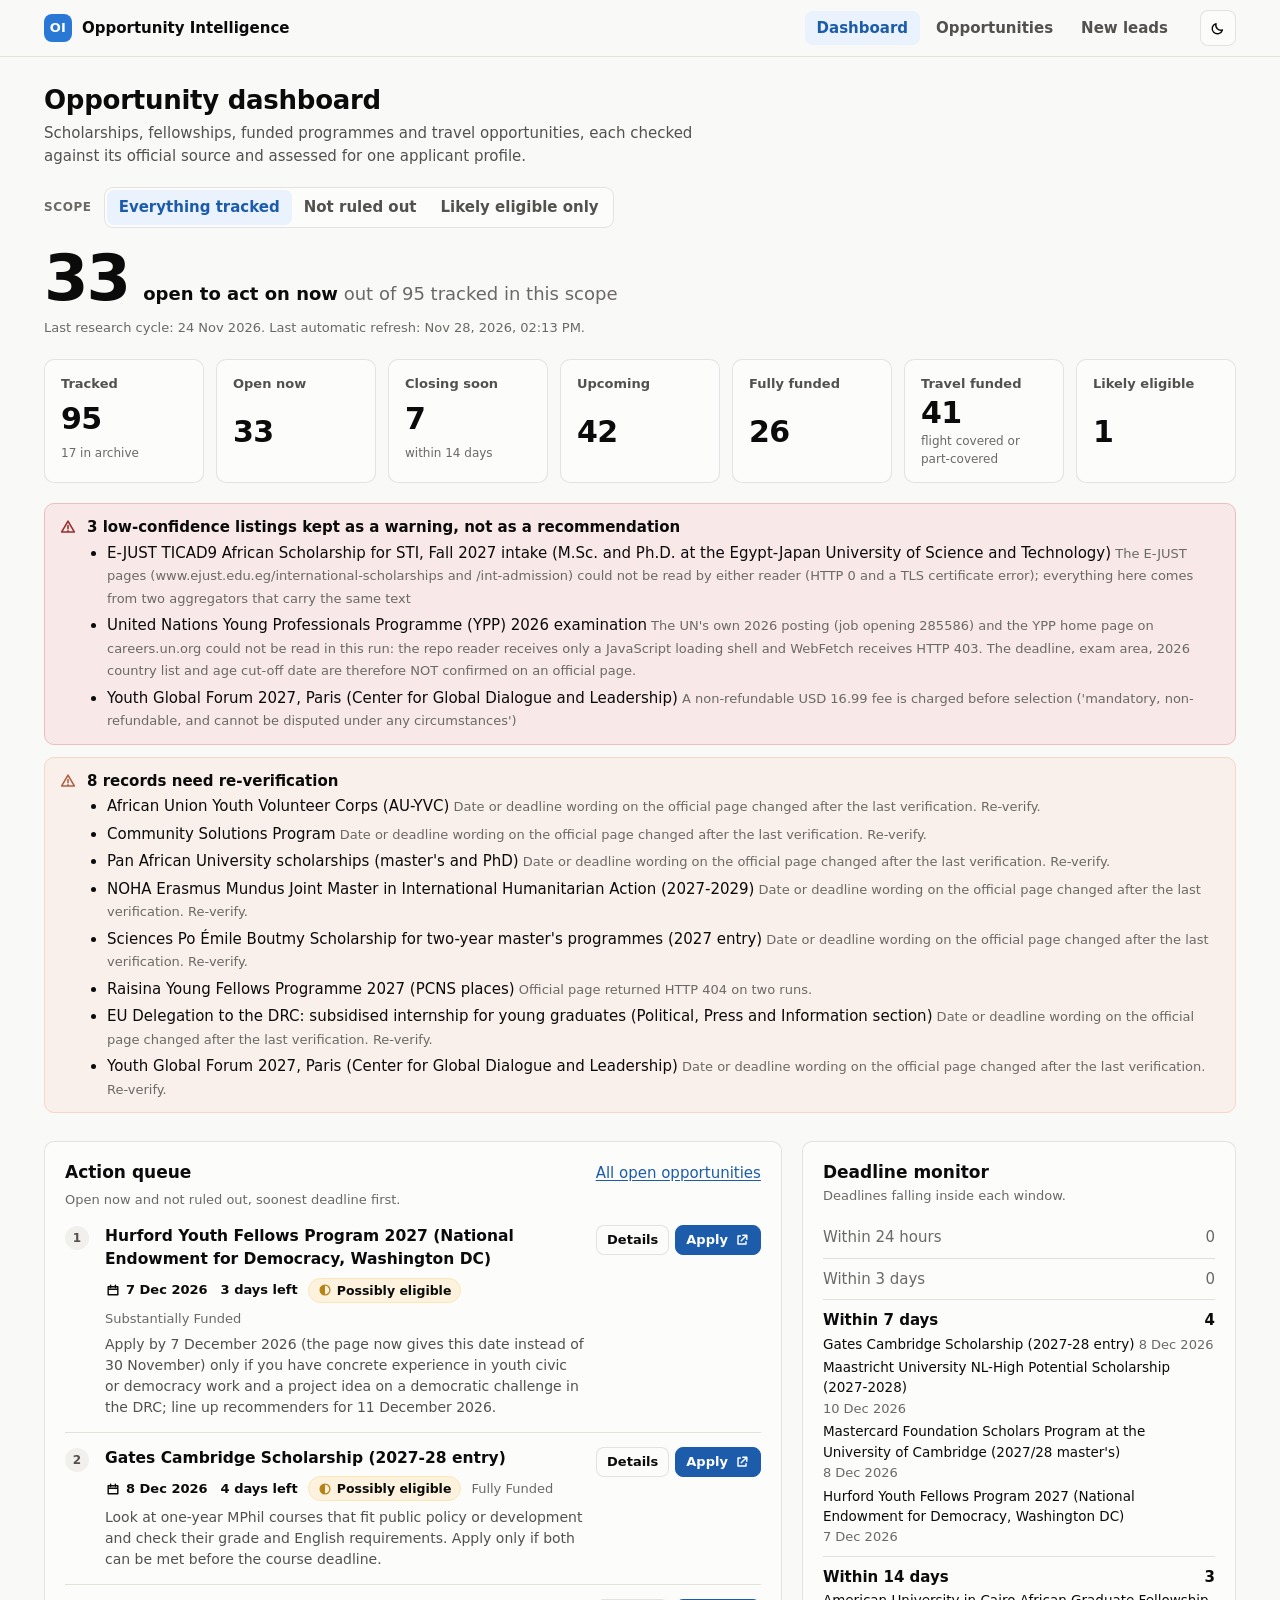
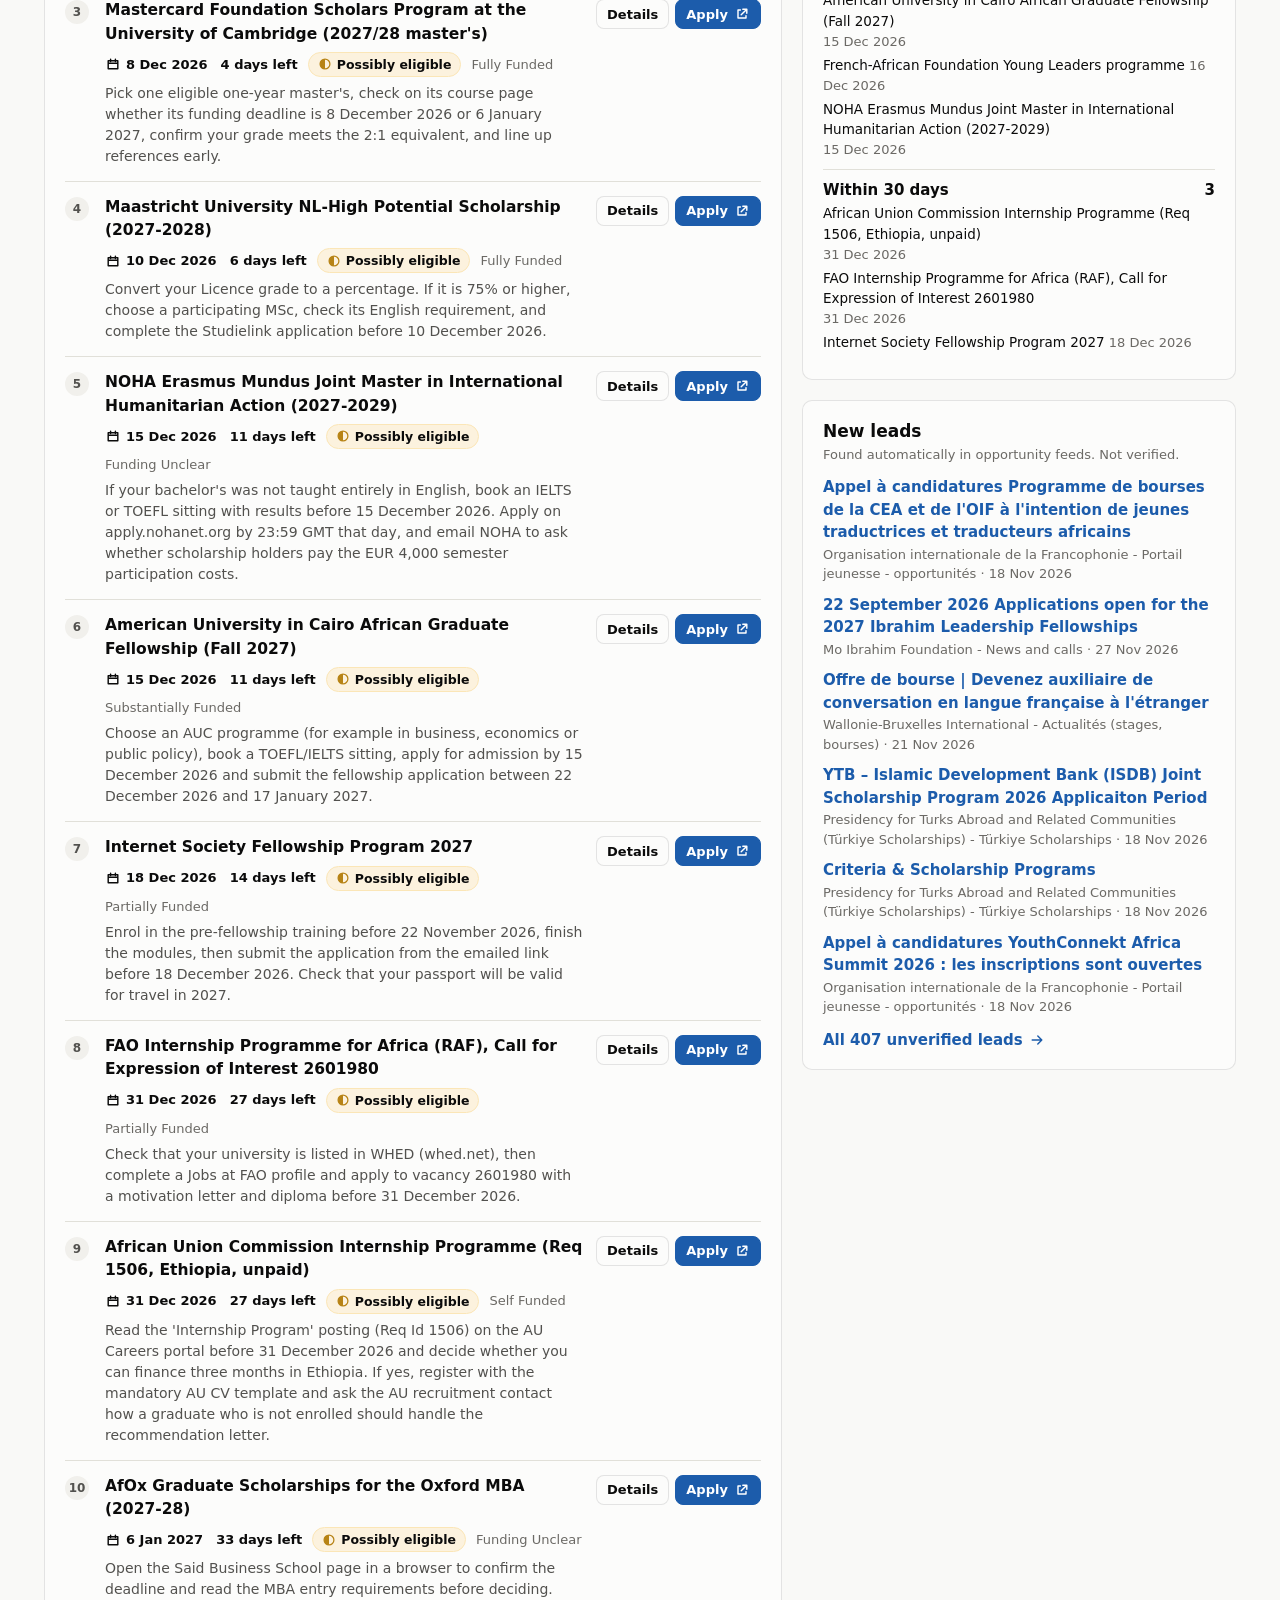
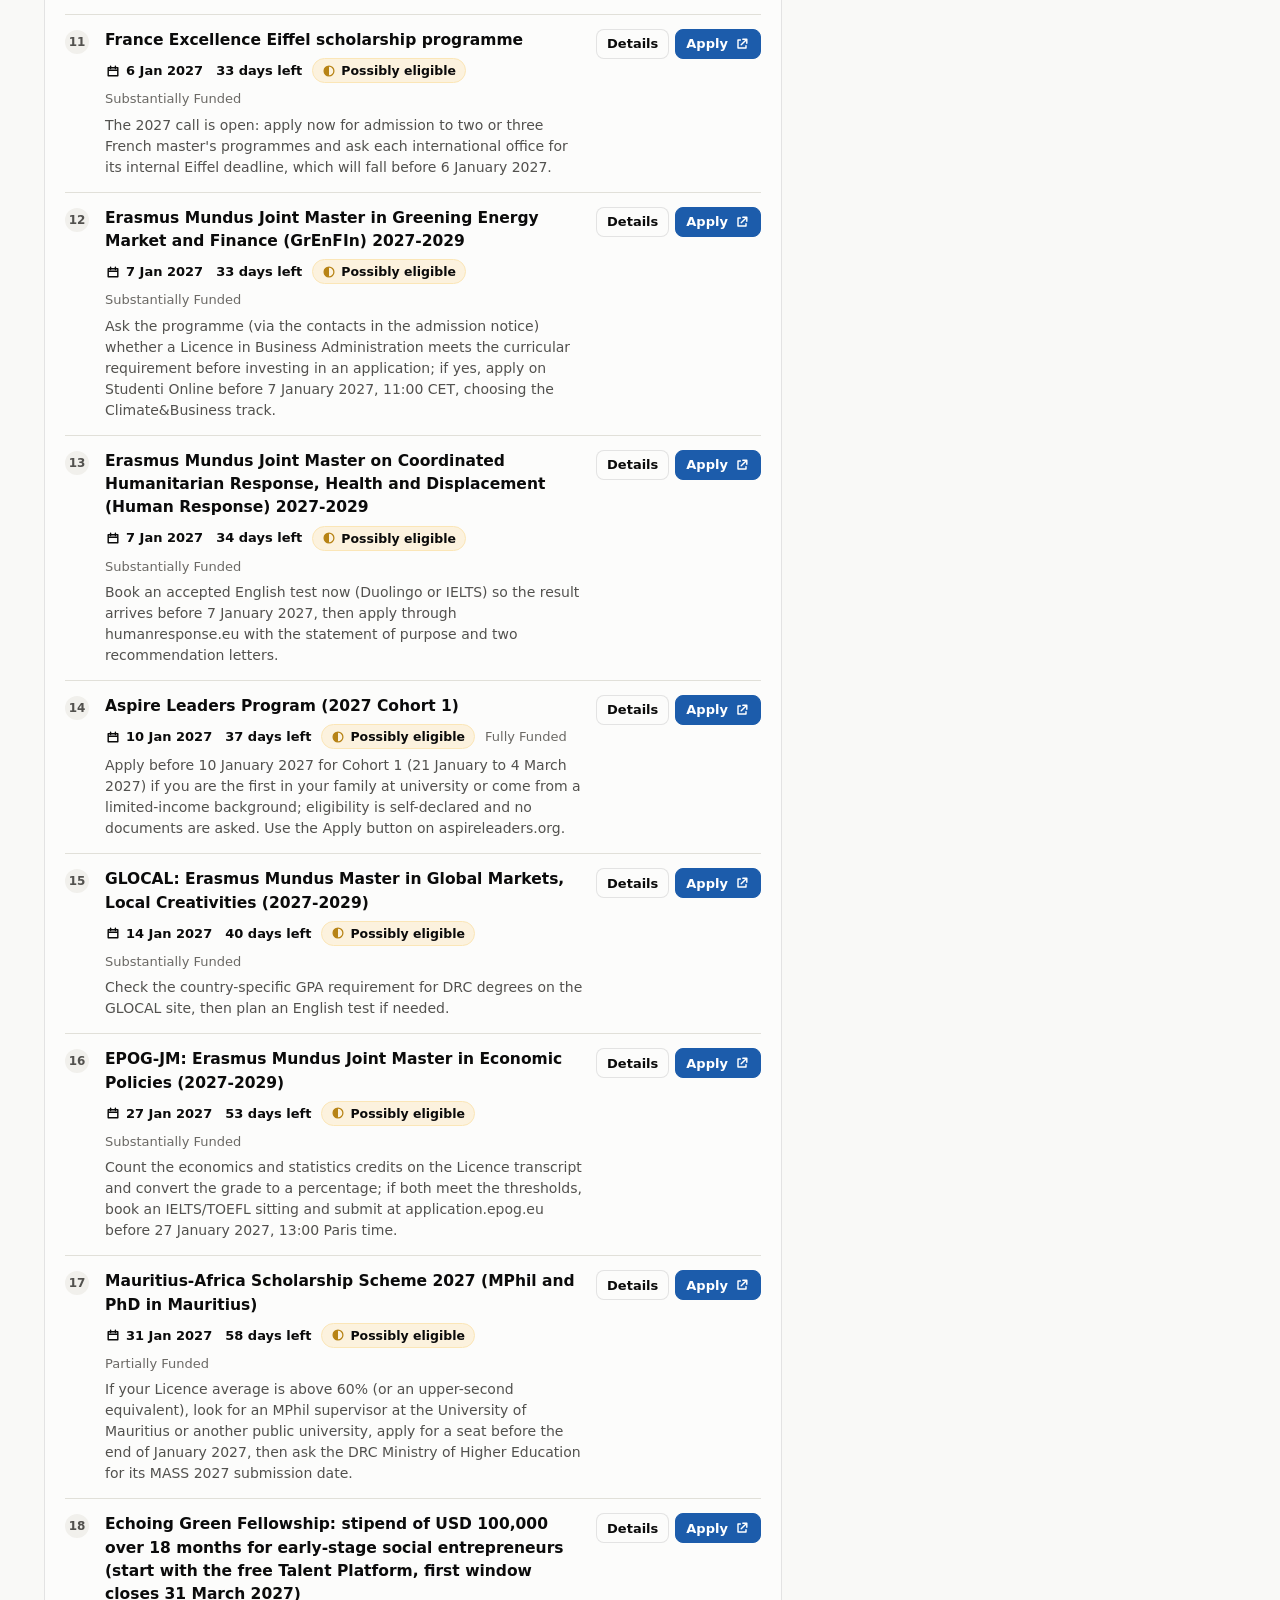
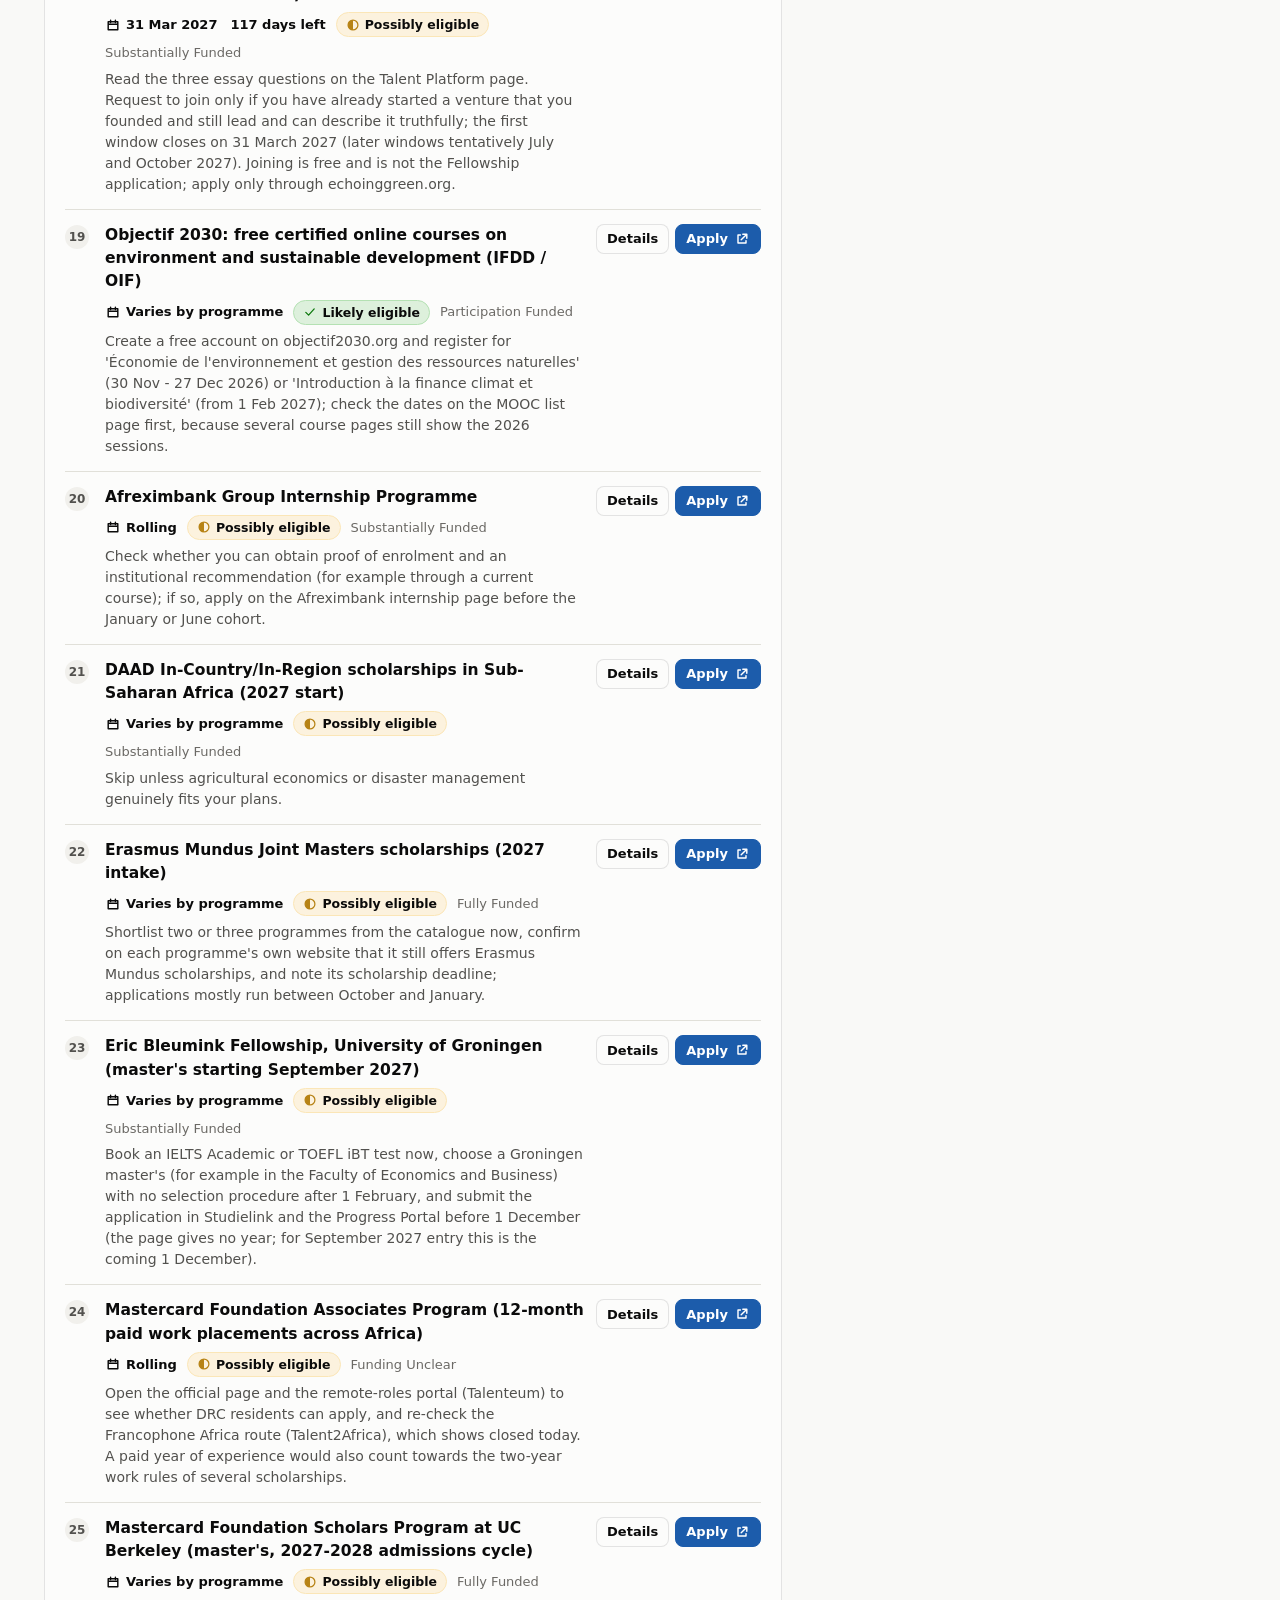
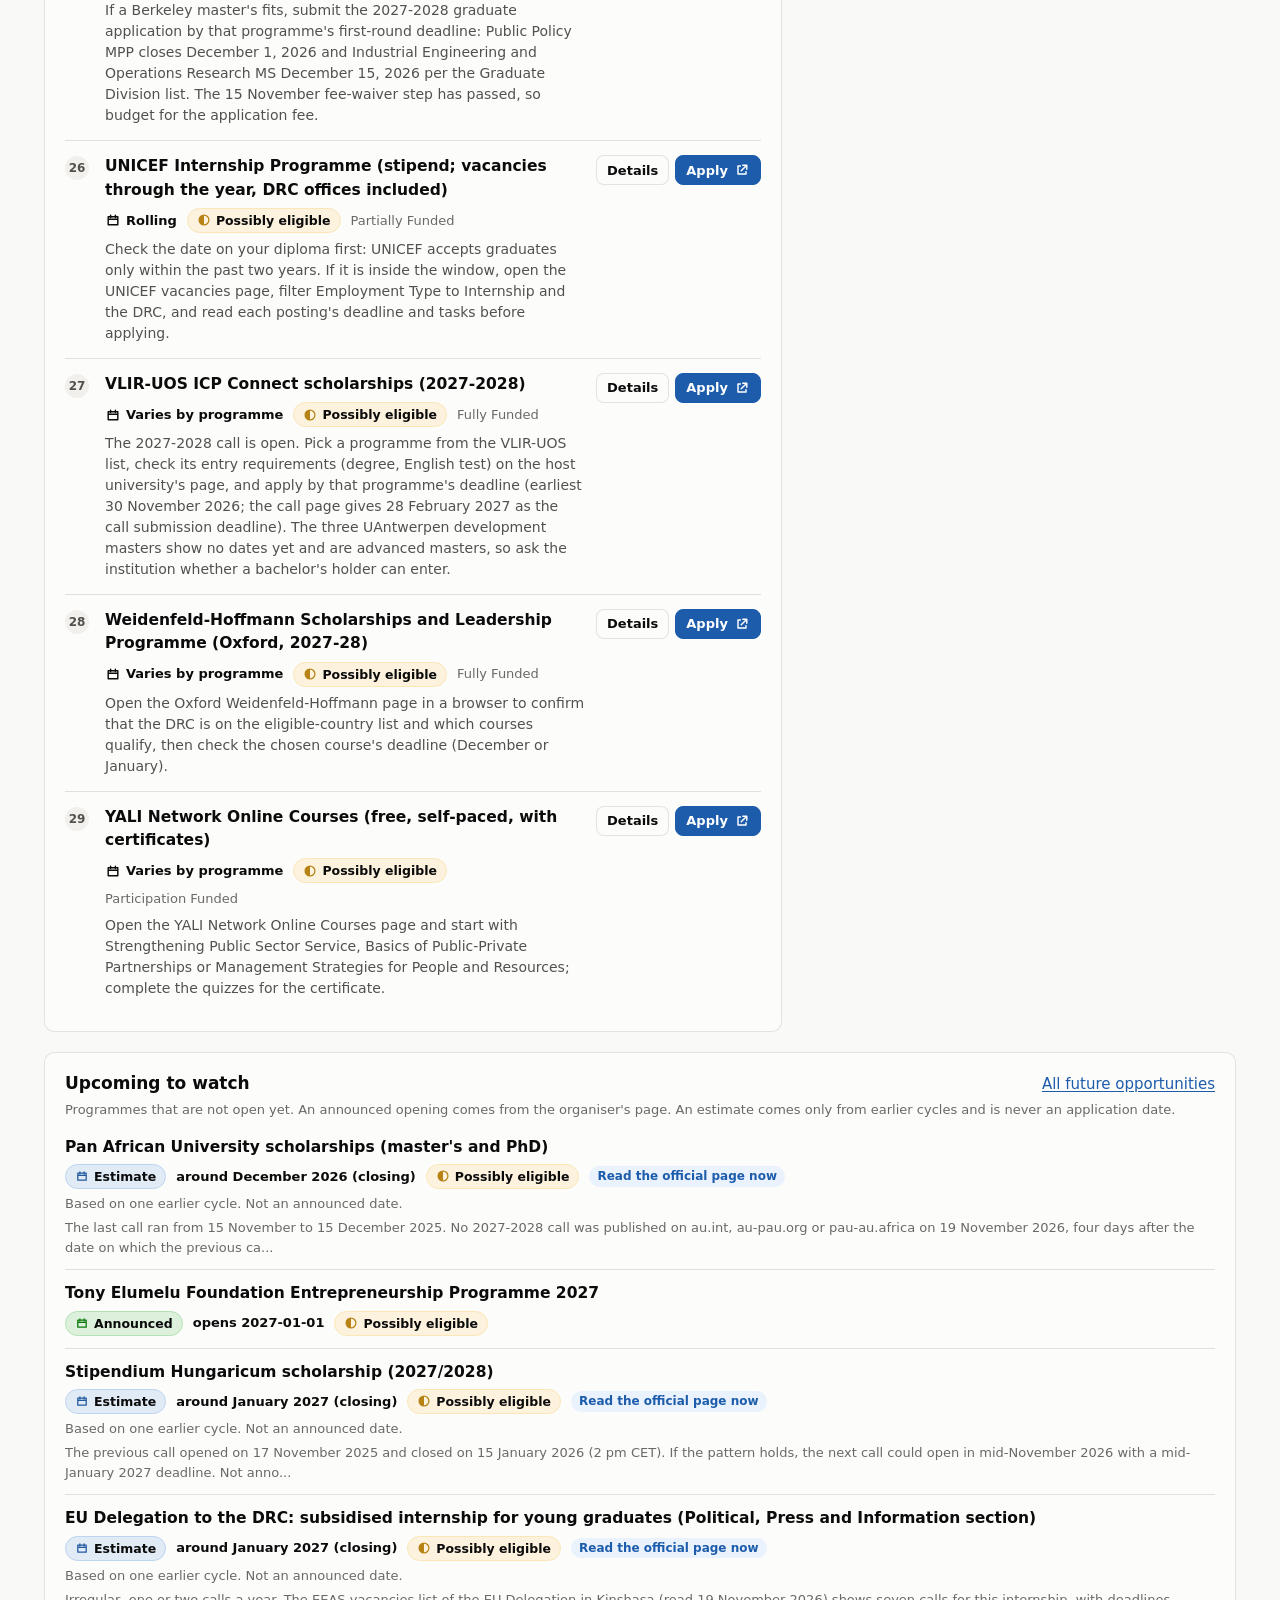
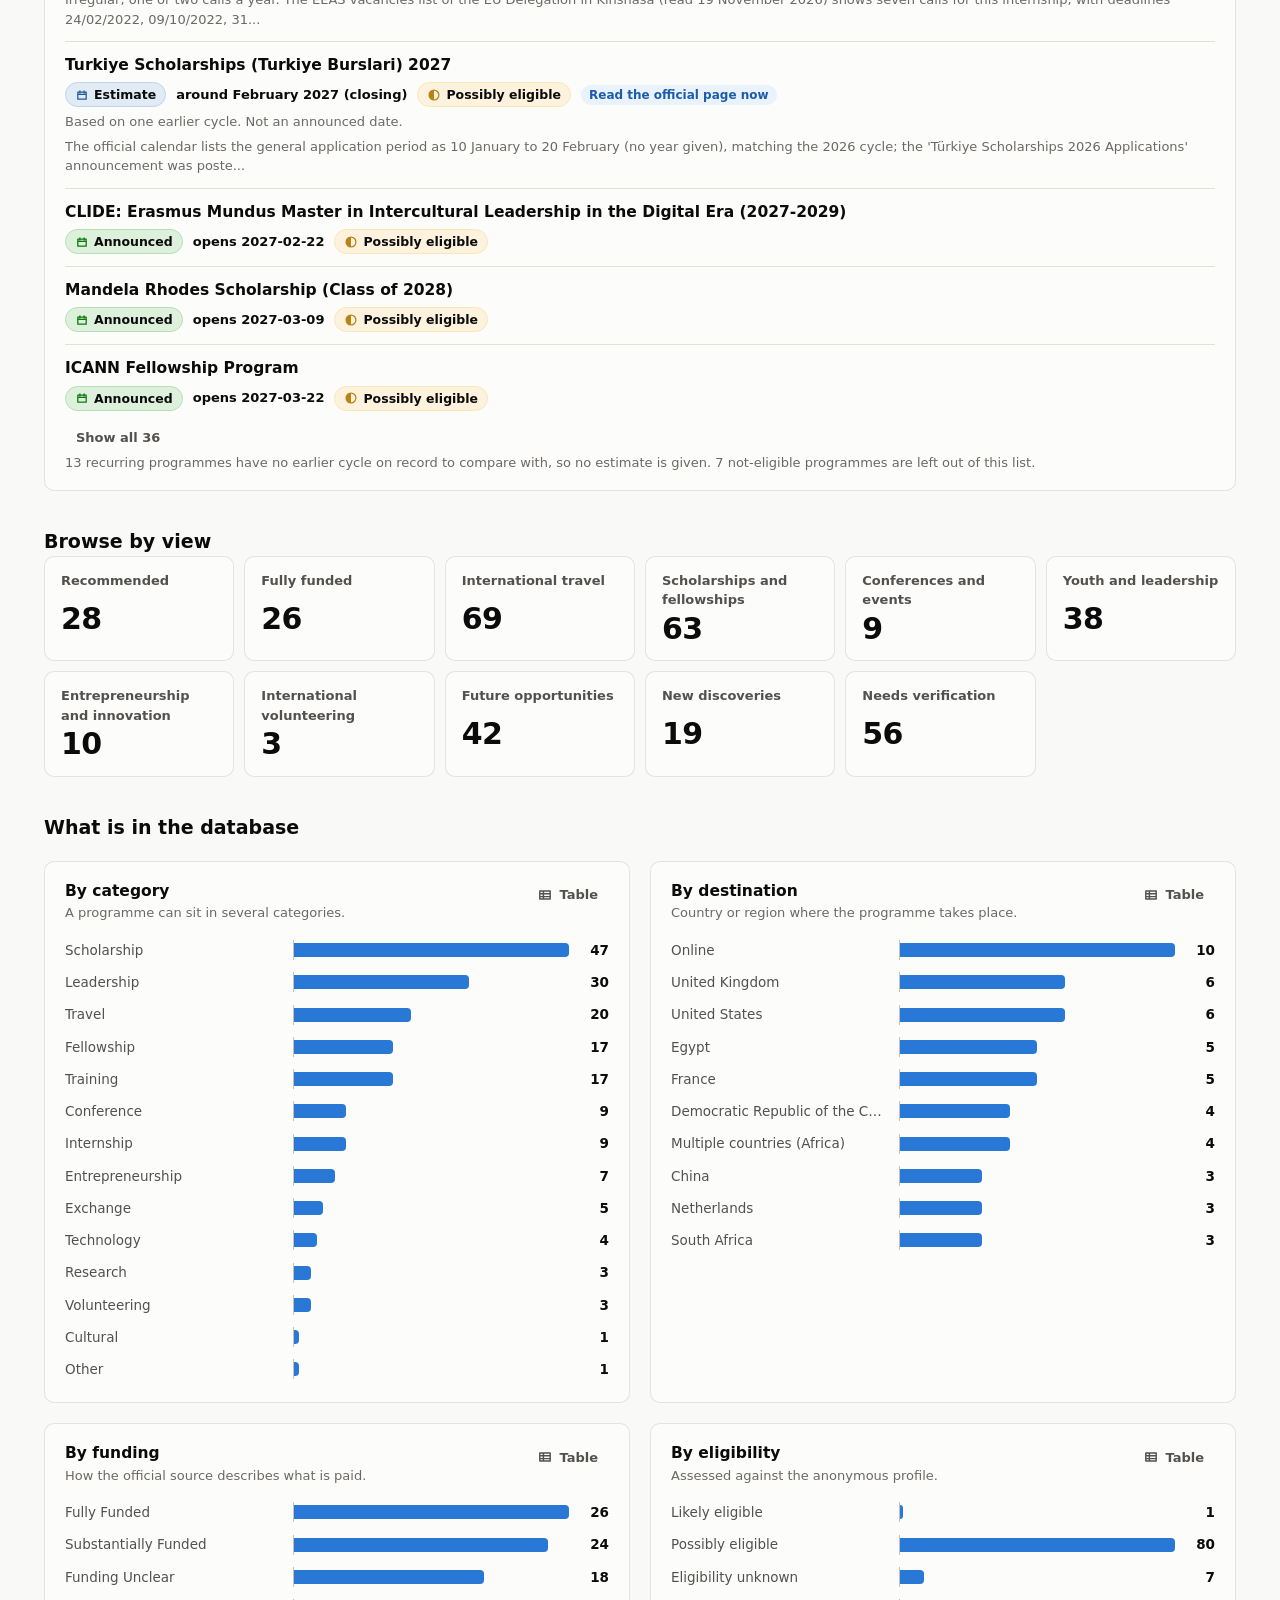
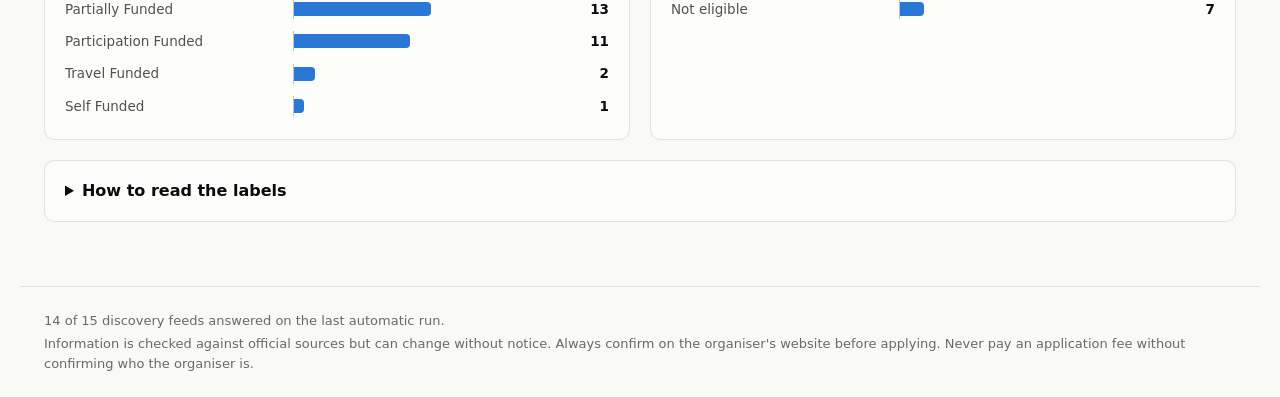
<file: index.html>
<!doctype html>
<html lang="en">
<head>
  <meta charset="utf-8">
  <meta name="viewport" content="width=device-width, initial-scale=1">
  <title>Global Opportunity Intelligence</title>
  <meta name="description" content="Scholarships, fellowships, funded programmes and travel opportunities, each checked against its official source and assessed for one applicant profile.">
  <meta name="robots" content="noindex">
  <link rel="icon" href="assets/images/favicon.svg" type="image/svg+xml">
  <link rel="stylesheet" href="assets/css/style.css">
</head>
<body>
  <header class="site-header">
    <div class="inner">
      <a class="brand" href="index.html"><span class="brand-mark" aria-hidden="true">OI</span>Opportunity Intelligence</a>
      <nav class="site-nav" aria-label="Main">
        <a href="index.html" aria-current="page">Dashboard</a>
        <a href="opportunities.html">Opportunities</a>
        <a href="leads.html">New leads</a>
      </nav>
      <button type="button" class="theme-toggle" id="theme-toggle" aria-label="Switch theme"></button>
    </div>
  </header>

  <main>
    <h1 class="page-title">Opportunity dashboard</h1>
    <p class="page-lede">Scholarships, fellowships, funded programmes and travel opportunities, each checked against its official source and assessed for one applicant profile.</p>

    <div class="filter-row" id="scope"></div>
    <section class="hero" id="hero" aria-live="polite"><p class="muted">Loading the database.</p></section>
    <section class="tiles" id="tiles" aria-label="Key numbers"></section>
    <div id="flags" style="margin-top:20px"></div>

    <div class="columns">
      <section class="panel" aria-labelledby="queue-title">
        <div class="panel-head">
          <h2 id="queue-title">Action queue</h2>
          <a href="opportunities.html?deadline=open">All open opportunities</a>
        </div>
        <p class="panel-sub">Open now and not ruled out, soonest deadline first.</p>
        <div id="queue"></div>
      </section>
      <div class="stack">
        <section class="panel" aria-labelledby="monitor-title">
          <h2 id="monitor-title">Deadline monitor</h2>
          <p class="panel-sub">Deadlines falling inside each window.</p>
          <div id="monitor"></div>
        </section>
        <section class="panel" aria-labelledby="leads-title">
          <h2 id="leads-title">New leads</h2>
          <p class="panel-sub">Found automatically in opportunity feeds. Not verified.</p>
          <div id="leads"></div>
        </section>
      </div>
    </div>

    <section class="panel watch" aria-labelledby="watch-title">
      <div class="panel-head">
        <h2 id="watch-title">Upcoming to watch</h2>
        <a href="opportunities.html?view=future">All future opportunities</a>
      </div>
      <p class="panel-sub">Programmes that are not open yet. An announced opening comes from the organiser's page. An estimate comes only from earlier cycles and is never an application date.</p>
      <div id="watch"></div>
    </section>

    <h2 class="section-title">Browse by view</h2>
    <section class="view-grid" id="view-grid" aria-label="Views"></section>

    <h2 class="section-title">What is in the database</h2>
    <div class="charts" id="charts"></div>

    <details class="method panel">
      <summary>How to read the labels</summary>
      <div class="method-body">
        <div>
          <h3>Verification</h3>
          <ul>
            <li><strong>Verified</strong> The deadline, eligibility and funding were read on the organiser's own page on the date shown as last verified.</li>
            <li><strong>Partially verified</strong> Some facts were read on the official page. The rest come from secondary sources and are marked as such in the record.</li>
            <li><strong>Needs verification</strong> The official page could not be read. Everything comes from secondary sources.</li>
          </ul>
        </div>
        <div>
          <h3>Eligibility</h3>
          <ul>
            <li><strong>Likely eligible</strong> Every stated criterion is met by the recorded profile.</li>
            <li><strong>Possibly eligible</strong> At least one criterion depends on something the profile does not record, such as exact age or degree grade.</li>
            <li><strong>Not eligible</strong> A stated criterion is clearly not met.</li>
            <li><strong>Eligibility unknown</strong> The criteria could not be established.</li>
          </ul>
        </div>
        <div>
          <h3>Funding</h3>
          <ul>
            <li><strong>Fully funded</strong> Used only when the organiser's own page supports it.</li>
            <li><strong>Substantially, partially, travel or participation funded</strong> Some costs stay with you. The detail view lists each expense.</li>
            <li><strong>Funding unclear</strong> The official page read does not say what is paid.</li>
          </ul>
        </div>
        <div>
          <h3>Deadline status</h3>
          <ul>
            <li><strong>Closing soon</strong> 14 days or fewer remain.</li>
            <li><strong>Upcoming</strong> Applications have not opened, or the next cycle is expected but not announced.</li>
            <li><strong>Date unknown</strong> No deadline could be confirmed.</li>
          </ul>
        </div>
        <div>
          <h3>Application cycles</h3>
          <ul>
            <li><strong>Confirmed current cycle</strong> A page states that applications are open or gives a deadline.</li>
            <li><strong>Expected next cycle</strong> No date is announced. Either the organiser states a period, or earlier cycles suggest one (an estimate).</li>
            <li><strong>Earlier cycle</strong> A closed cycle, kept for comparison.</li>
            <li><strong>Not yet announced</strong> A recurring programme with no earlier cycle on record to compare with.</li>
          </ul>
        </div>
        <div>
          <h3>Profile used</h3>
          <ul id="profile"></ul>
        </div>
      </div>
    </details>
  </main>

  <footer class="site-footer">
    <p id="health"></p>
    <p>Information is checked against official sources but can change without notice. Always confirm on the organiser's website before applying. Never pay an application fee without confirming who the organiser is.</p>
  </footer>

  <script src="assets/js/app.js"></script>
  <script src="assets/js/views.js"></script>
  <script src="assets/js/dashboard.js"></script>
</body>
</html>
</file>
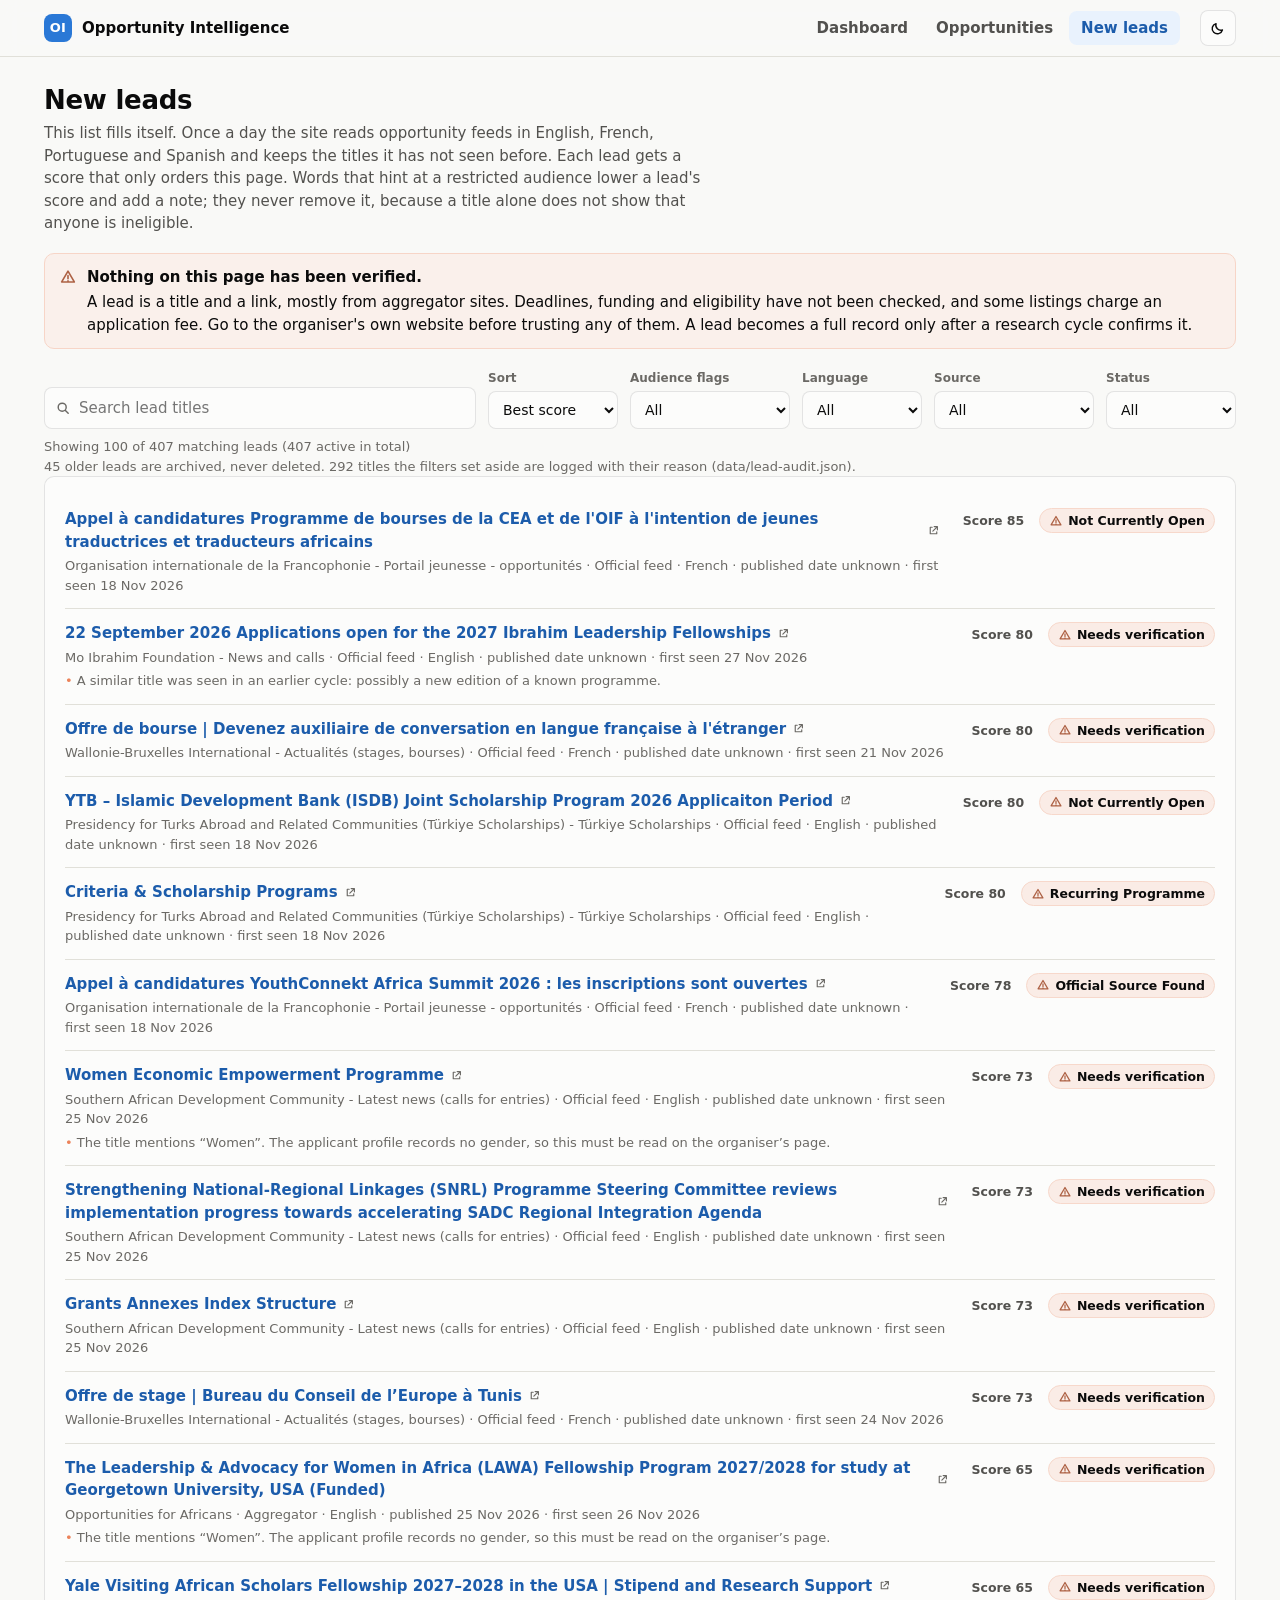
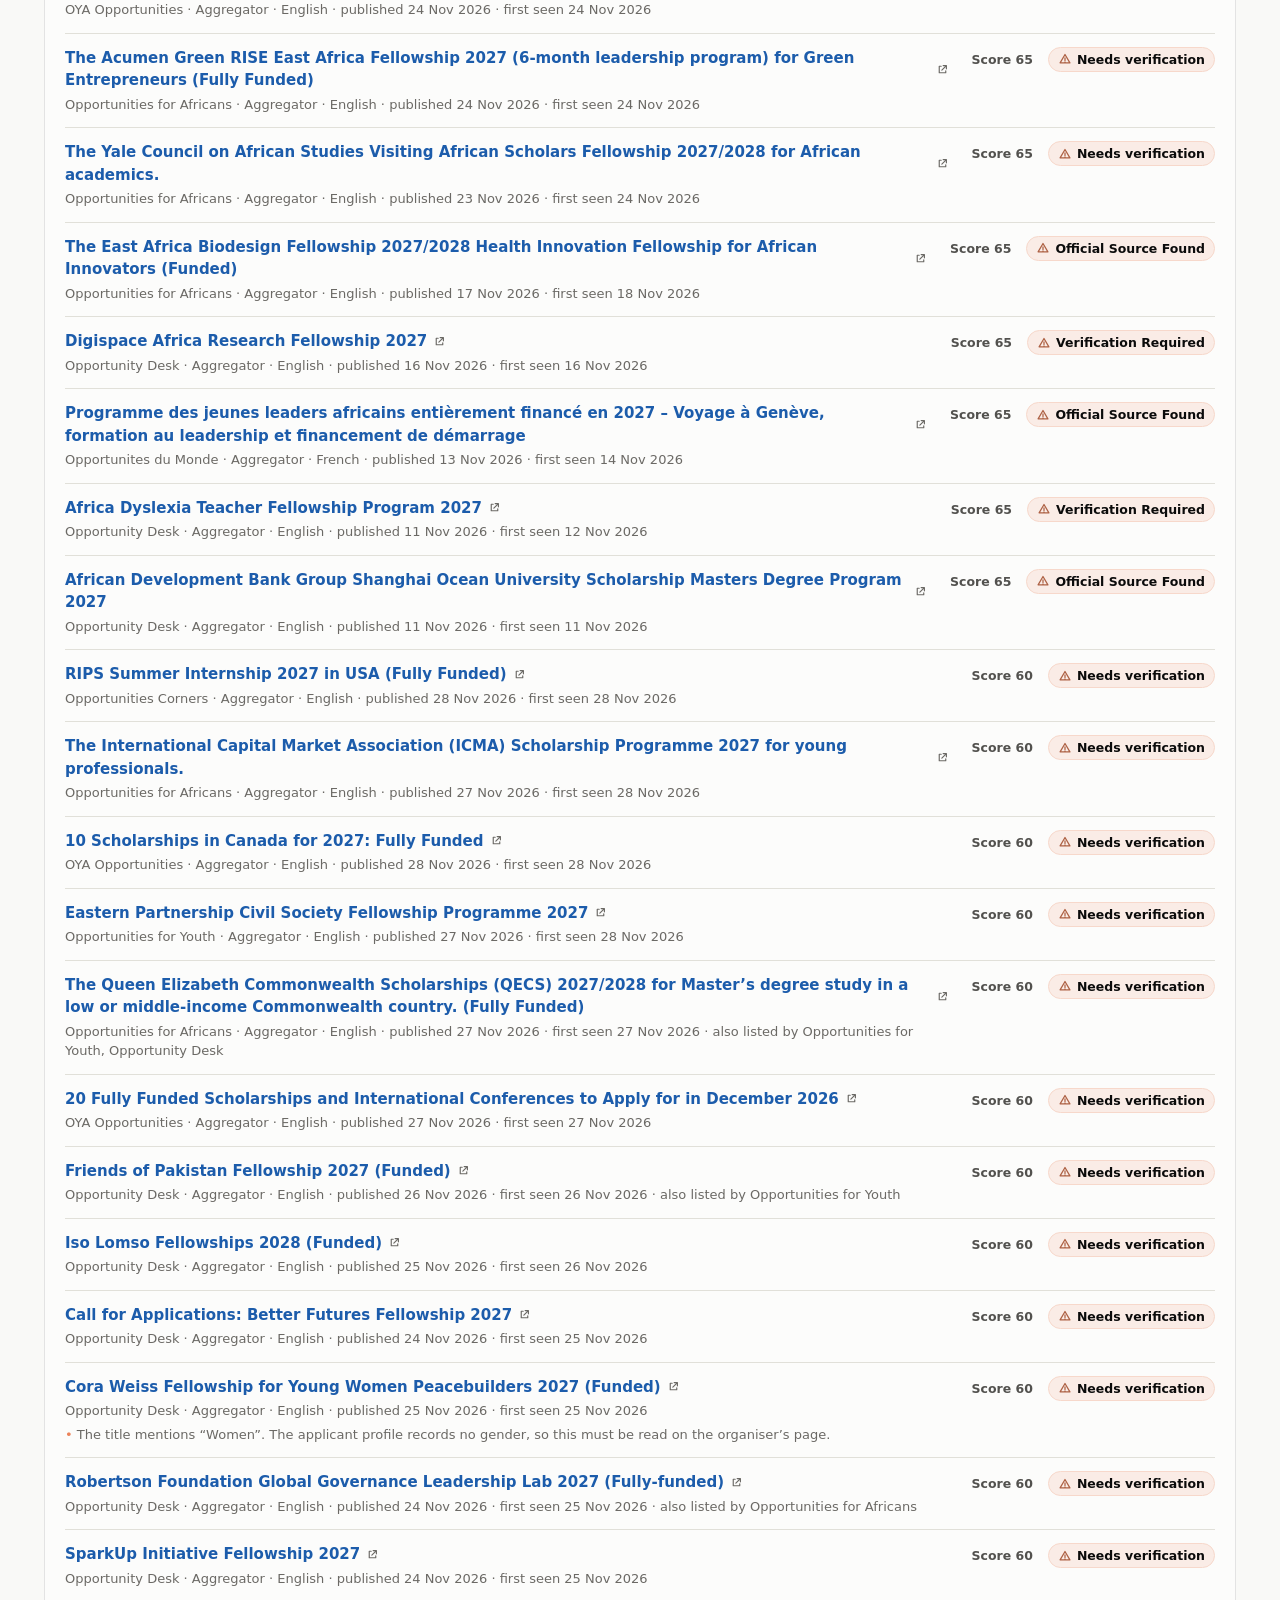
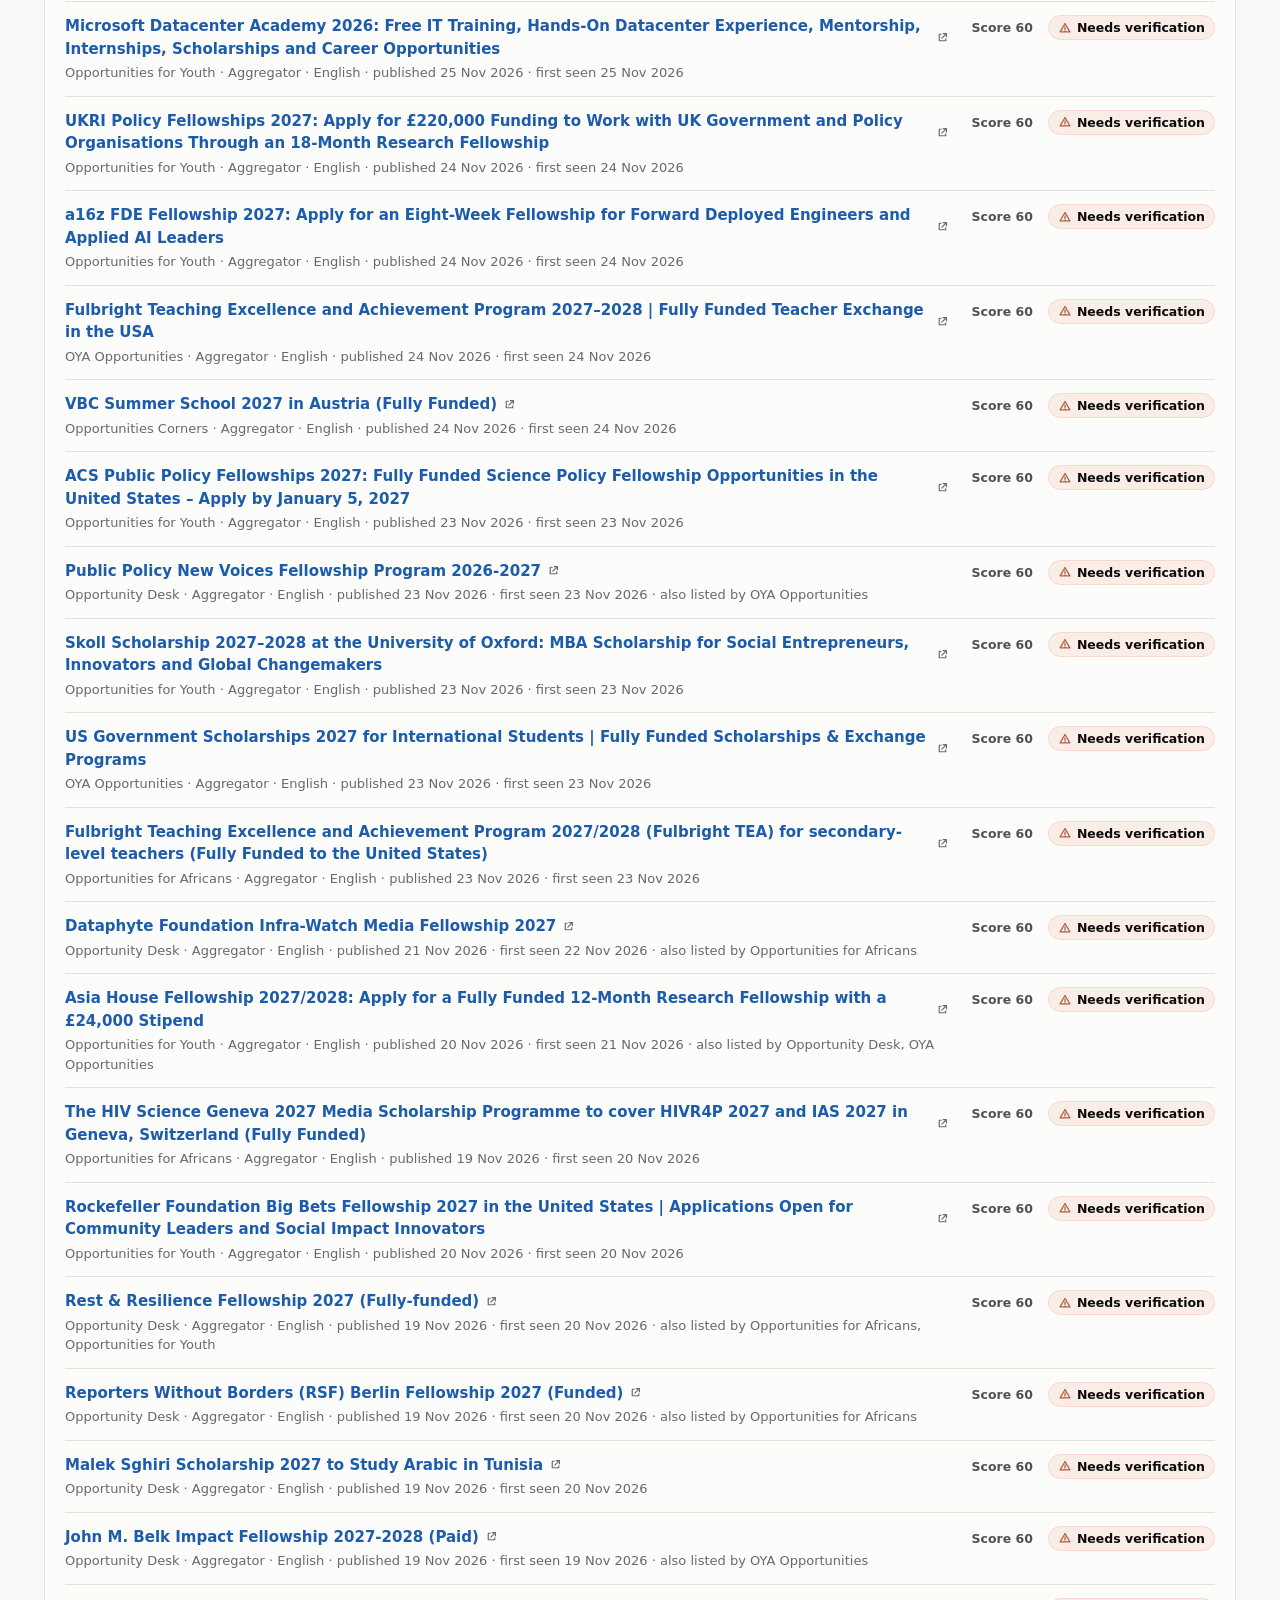
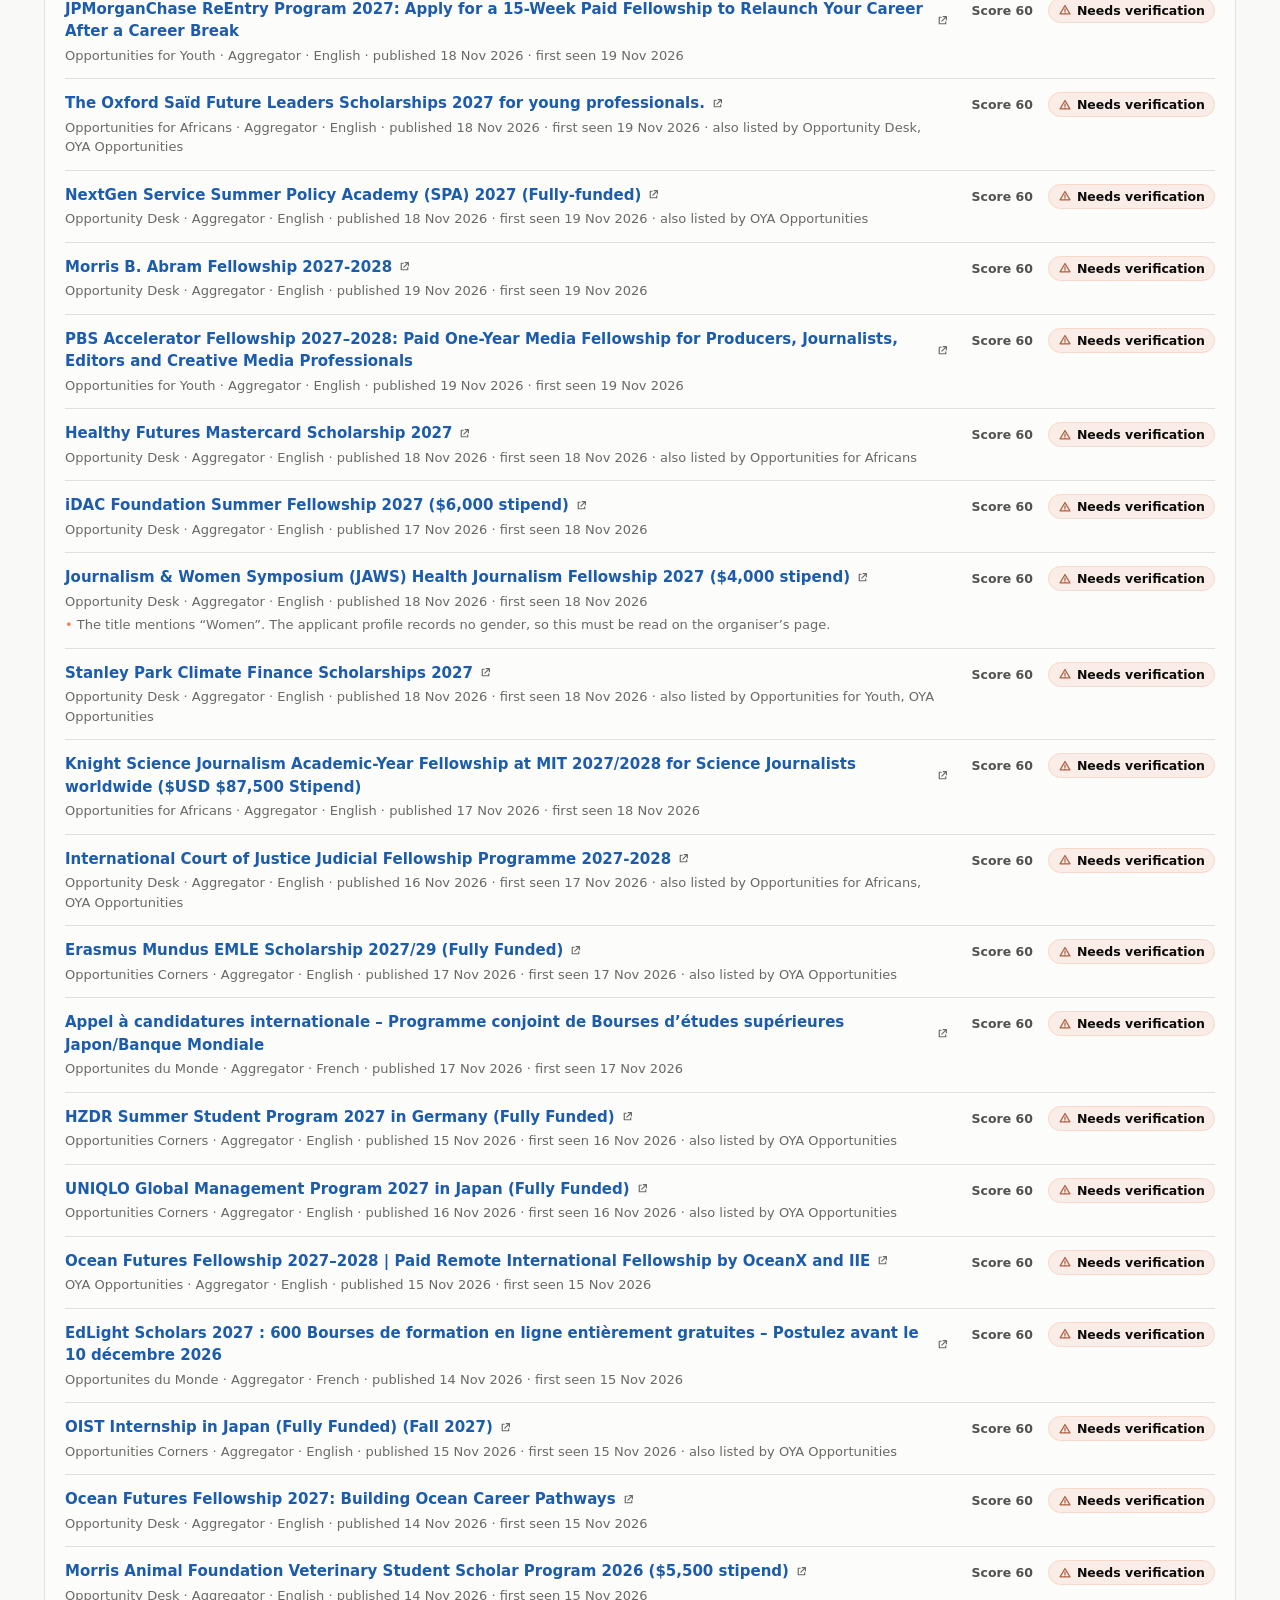
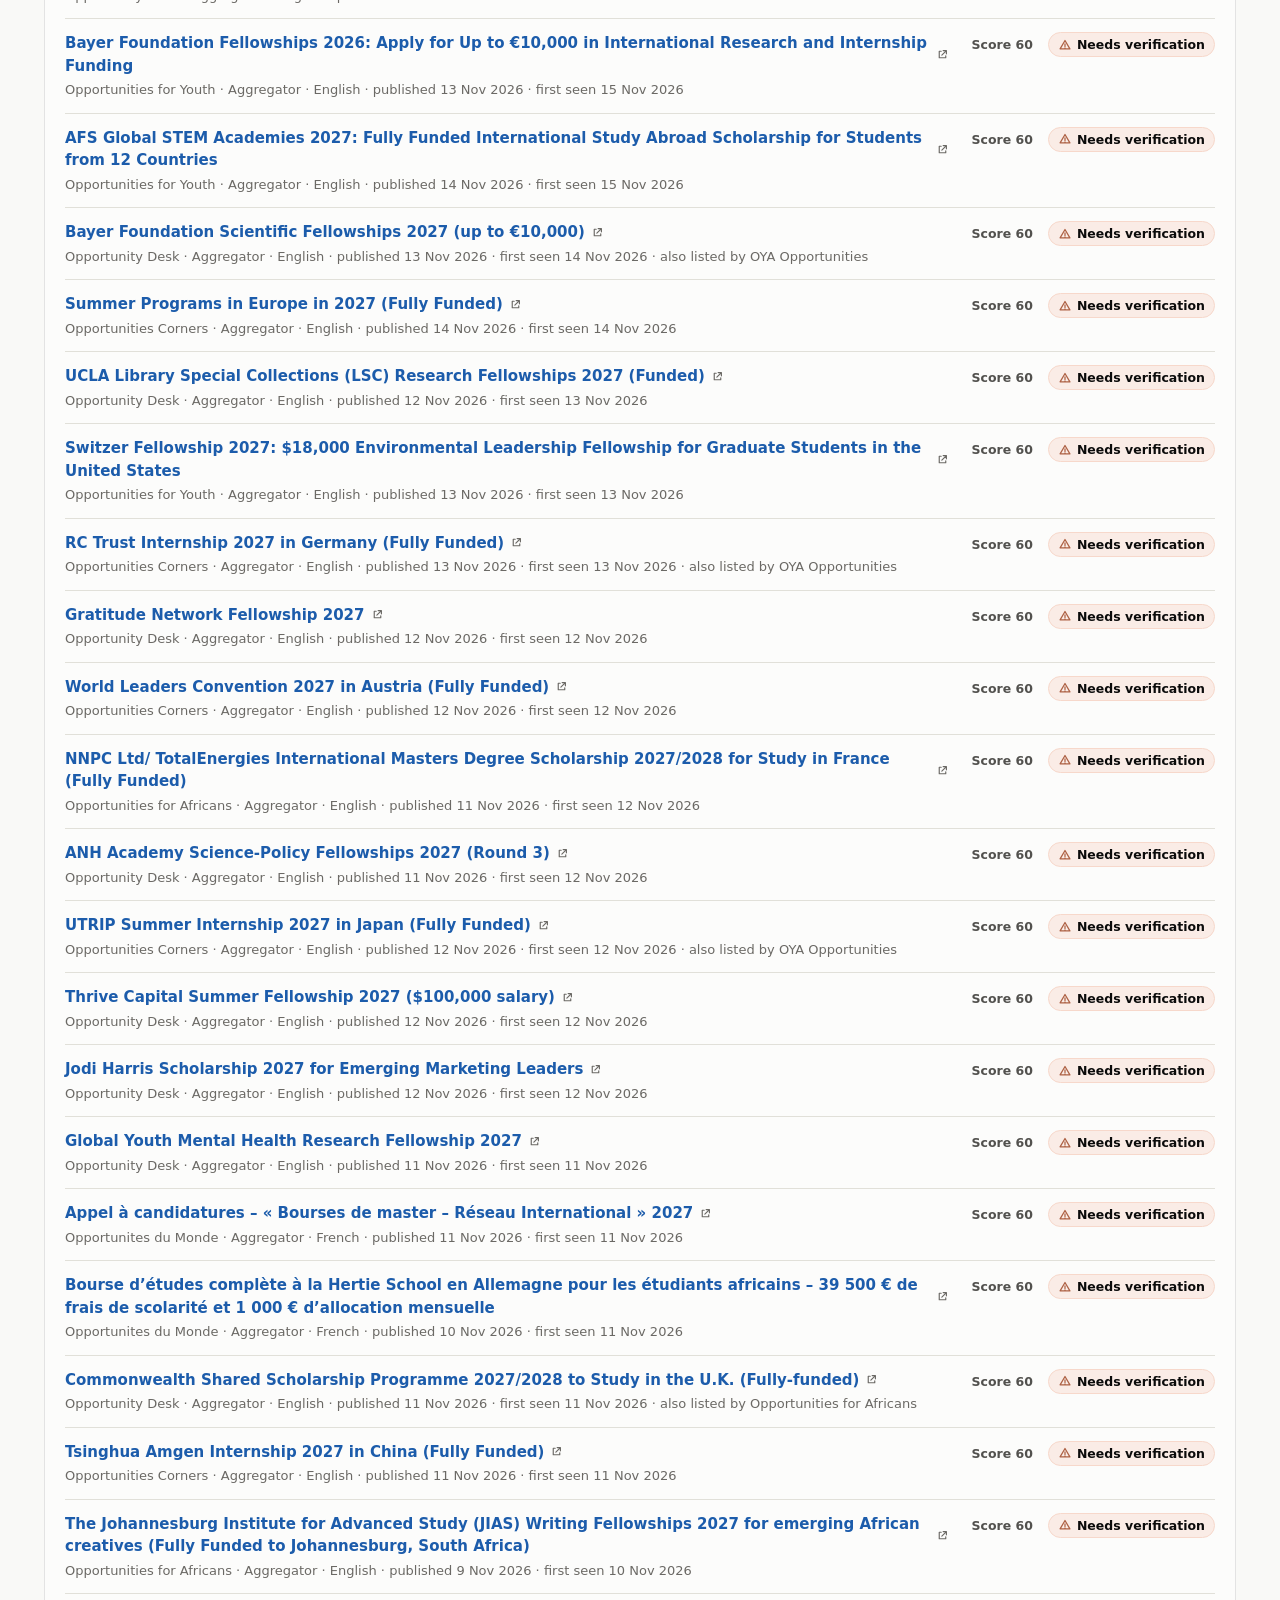
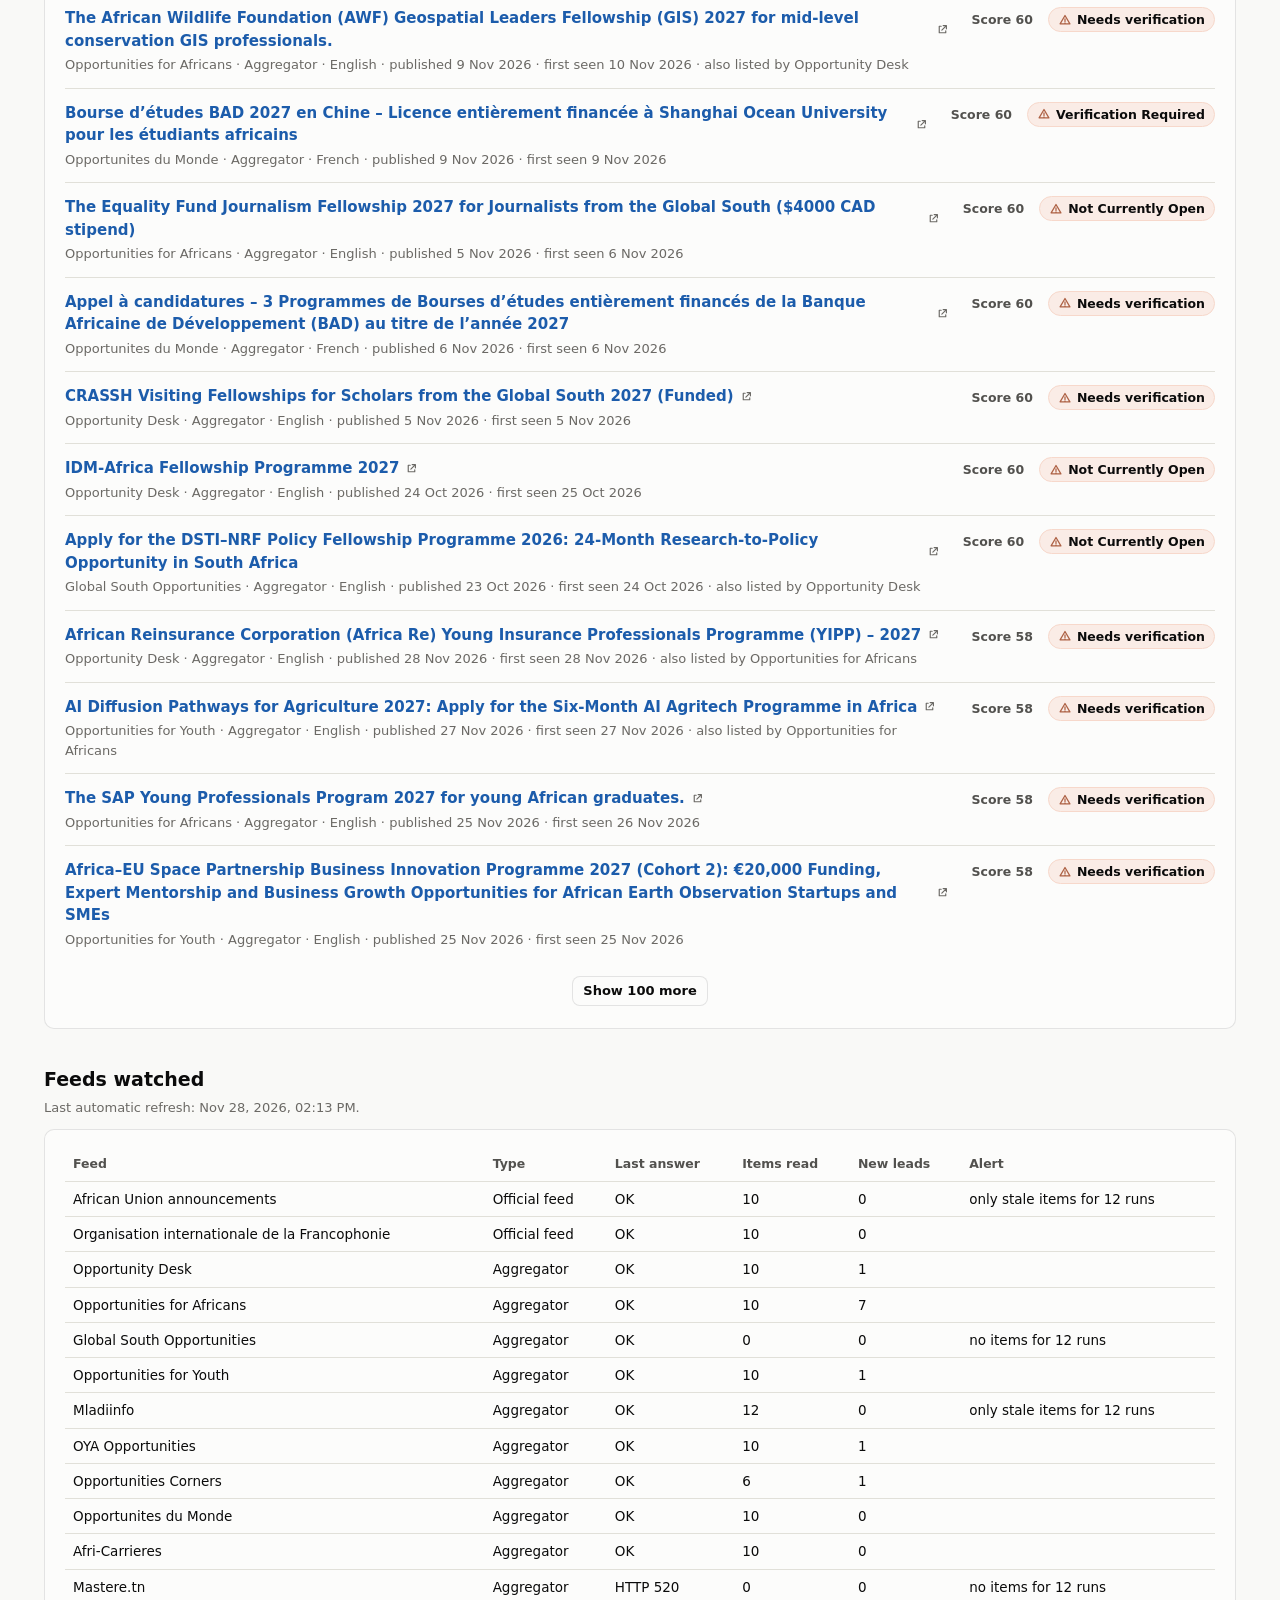
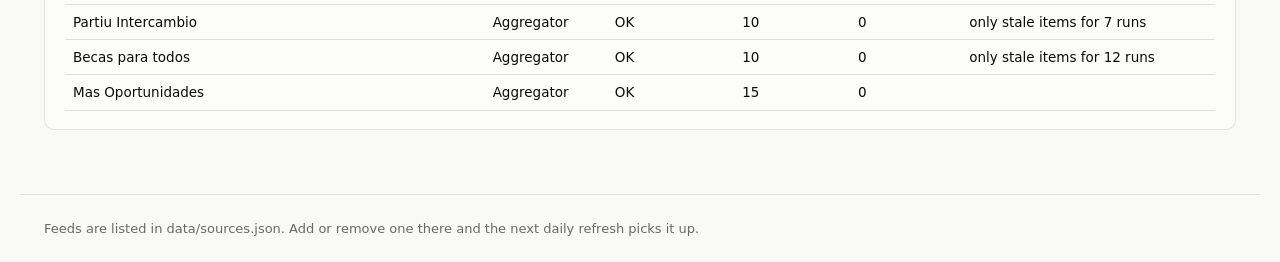
<file: leads.html>
<!doctype html>
<html lang="en">
<head>
  <meta charset="utf-8">
  <meta name="viewport" content="width=device-width, initial-scale=1">
  <title>New leads - Global Opportunity Intelligence</title>
  <meta name="description" content="Opportunities found automatically in feeds and not yet verified.">
  <meta name="robots" content="noindex">
  <link rel="icon" href="assets/images/favicon.svg" type="image/svg+xml">
  <link rel="stylesheet" href="assets/css/style.css">
</head>
<body>
  <header class="site-header">
    <div class="inner">
      <a class="brand" href="index.html"><span class="brand-mark" aria-hidden="true">OI</span>Opportunity Intelligence</a>
      <nav class="site-nav" aria-label="Main">
        <a href="index.html">Dashboard</a>
        <a href="opportunities.html">Opportunities</a>
        <a href="leads.html" aria-current="page">New leads</a>
      </nav>
      <button type="button" class="theme-toggle" id="theme-toggle" aria-label="Switch theme"></button>
    </div>
  </header>

  <main>
    <h1 class="page-title">New leads</h1>
    <p class="page-lede">This list fills itself. Once a day the site reads opportunity feeds in English, French, Portuguese and Spanish and keeps the titles it has not seen before. Each lead gets a score that only orders this page. Words that hint at a restricted audience lower a lead's score and add a note; they never remove it, because a title alone does not show that anyone is ineligible.</p>

    <div class="notice tone-serious" style="margin-top:18px">
      <svg class="icon" viewBox="0 0 20 20" aria-hidden="true"><path d="M10 3.5l7 12H3l7-12zM10 8.5v3.5M10 14.2v.3" fill="none" stroke="currentColor" stroke-width="1.8" stroke-linecap="round" stroke-linejoin="round"/></svg>
      <div>
        <strong>Nothing on this page has been verified.</strong>
        <p>A lead is a title and a link, mostly from aggregator sites. Deadlines, funding and eligibility have not been checked, and some listings charge an application fee. Go to the organiser's own website before trusting any of them. A lead becomes a full record only after a research cycle confirms it.</p>
      </div>
    </div>

    <div class="lead-tools">
      <label class="search">
        <span class="sr-only">Search leads</span>
        <svg class="icon" viewBox="0 0 20 20" aria-hidden="true"><path d="M9 4a5 5 0 100 10A5 5 0 009 4zM13 13l3.5 3.5" fill="none" stroke="currentColor" stroke-width="1.8" stroke-linecap="round"/></svg>
        <input type="search" id="search" placeholder="Search lead titles" autocomplete="off">
      </label>
      <label class="field"><span>Sort</span><select id="f-sort"></select></label>
      <label class="field"><span>Audience flags</span><select id="f-flags"></select></label>
      <label class="field"><span>Language</span><select id="f-lang"></select></label>
      <label class="field"><span>Source</span><select id="f-source"></select></label>
      <label class="field" id="field-status" hidden><span>Status</span><select id="f-status"></select></label>
    </div>
    <p class="muted small" id="count" aria-live="polite"></p>
    <p class="muted small" id="lead-summary"></p>
    <section class="panel"><div id="list"><p class="muted">Loading.</p></div></section>

    <h2 class="section-title">Feeds watched</h2>
    <p class="muted small" id="refreshed" style="margin:4px 0 12px"></p>
    <section class="panel"><div id="feeds"></div></section>
  </main>

  <footer class="site-footer">
    <p>Feeds are listed in data/sources.json. Add or remove one there and the next daily refresh picks it up.</p>
  </footer>

  <script src="assets/js/app.js"></script>
  <script src="assets/js/leads.js"></script>
</body>
</html>
</file>
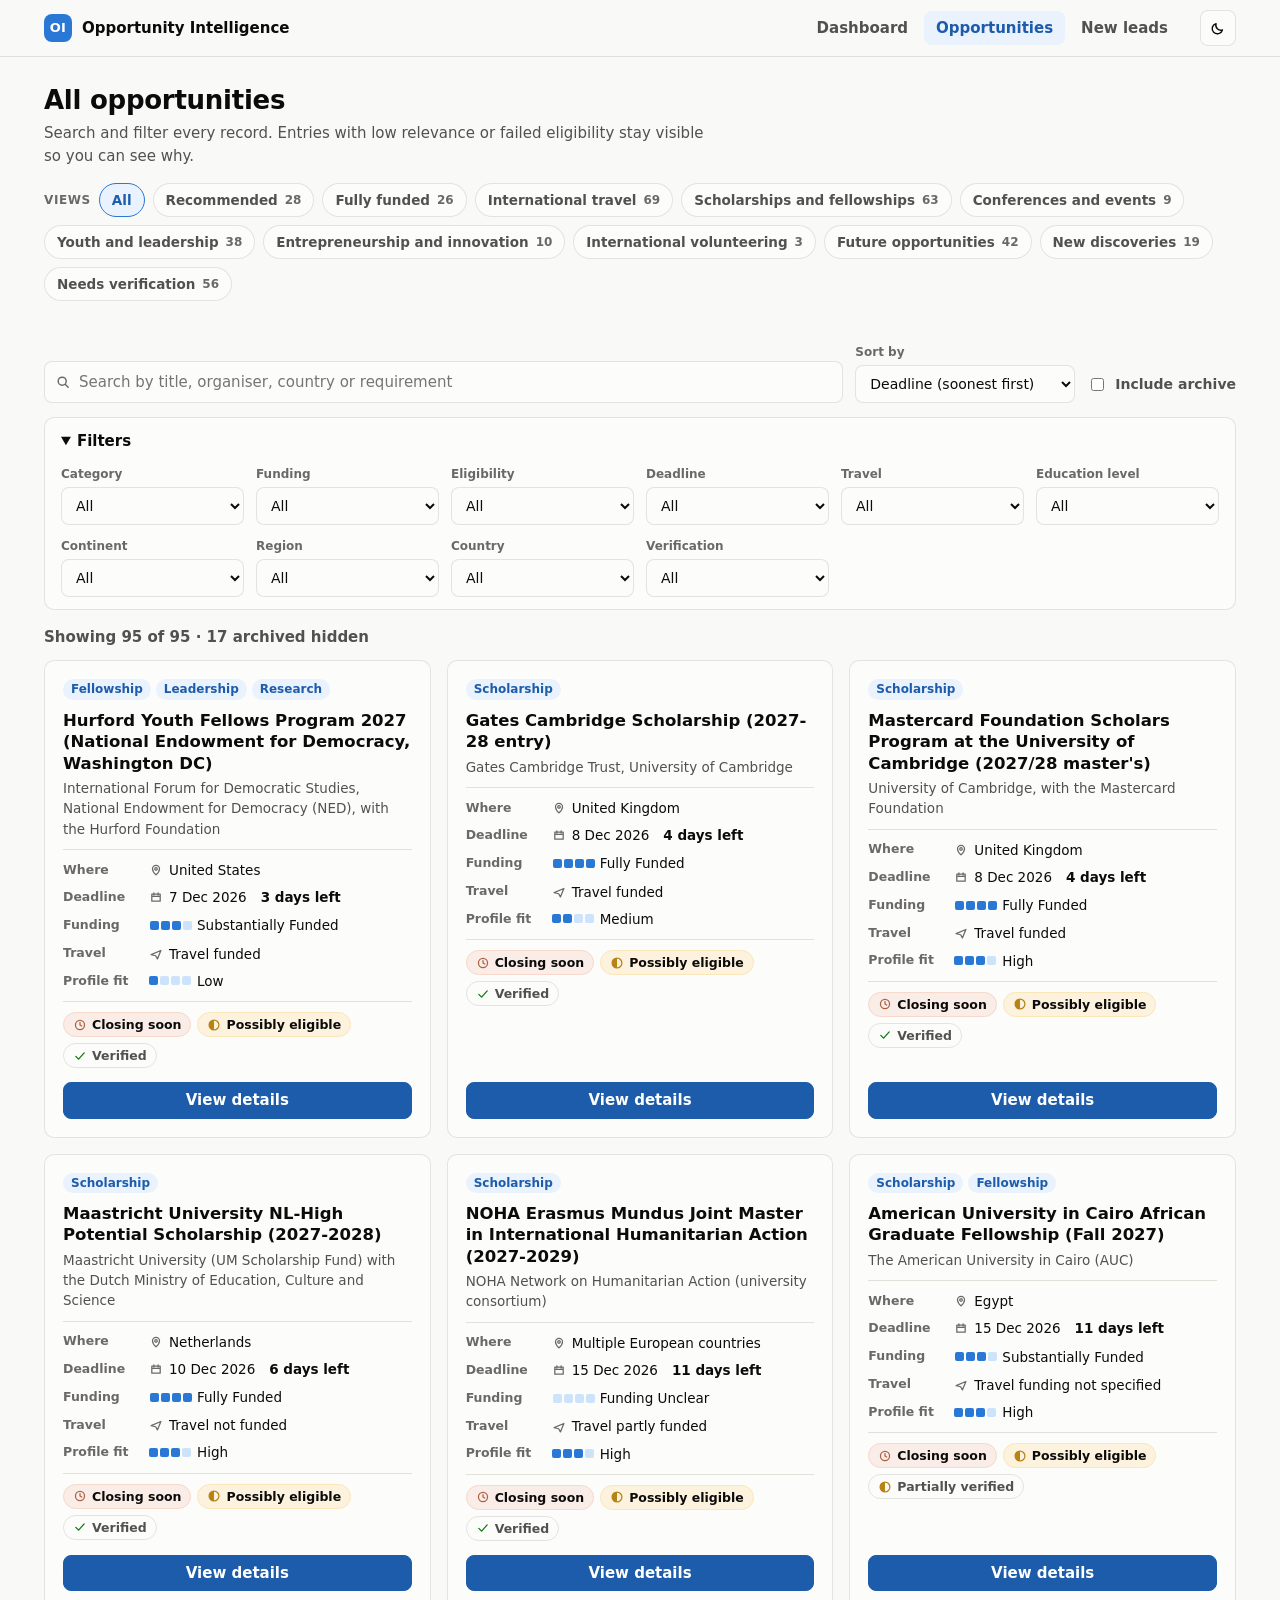
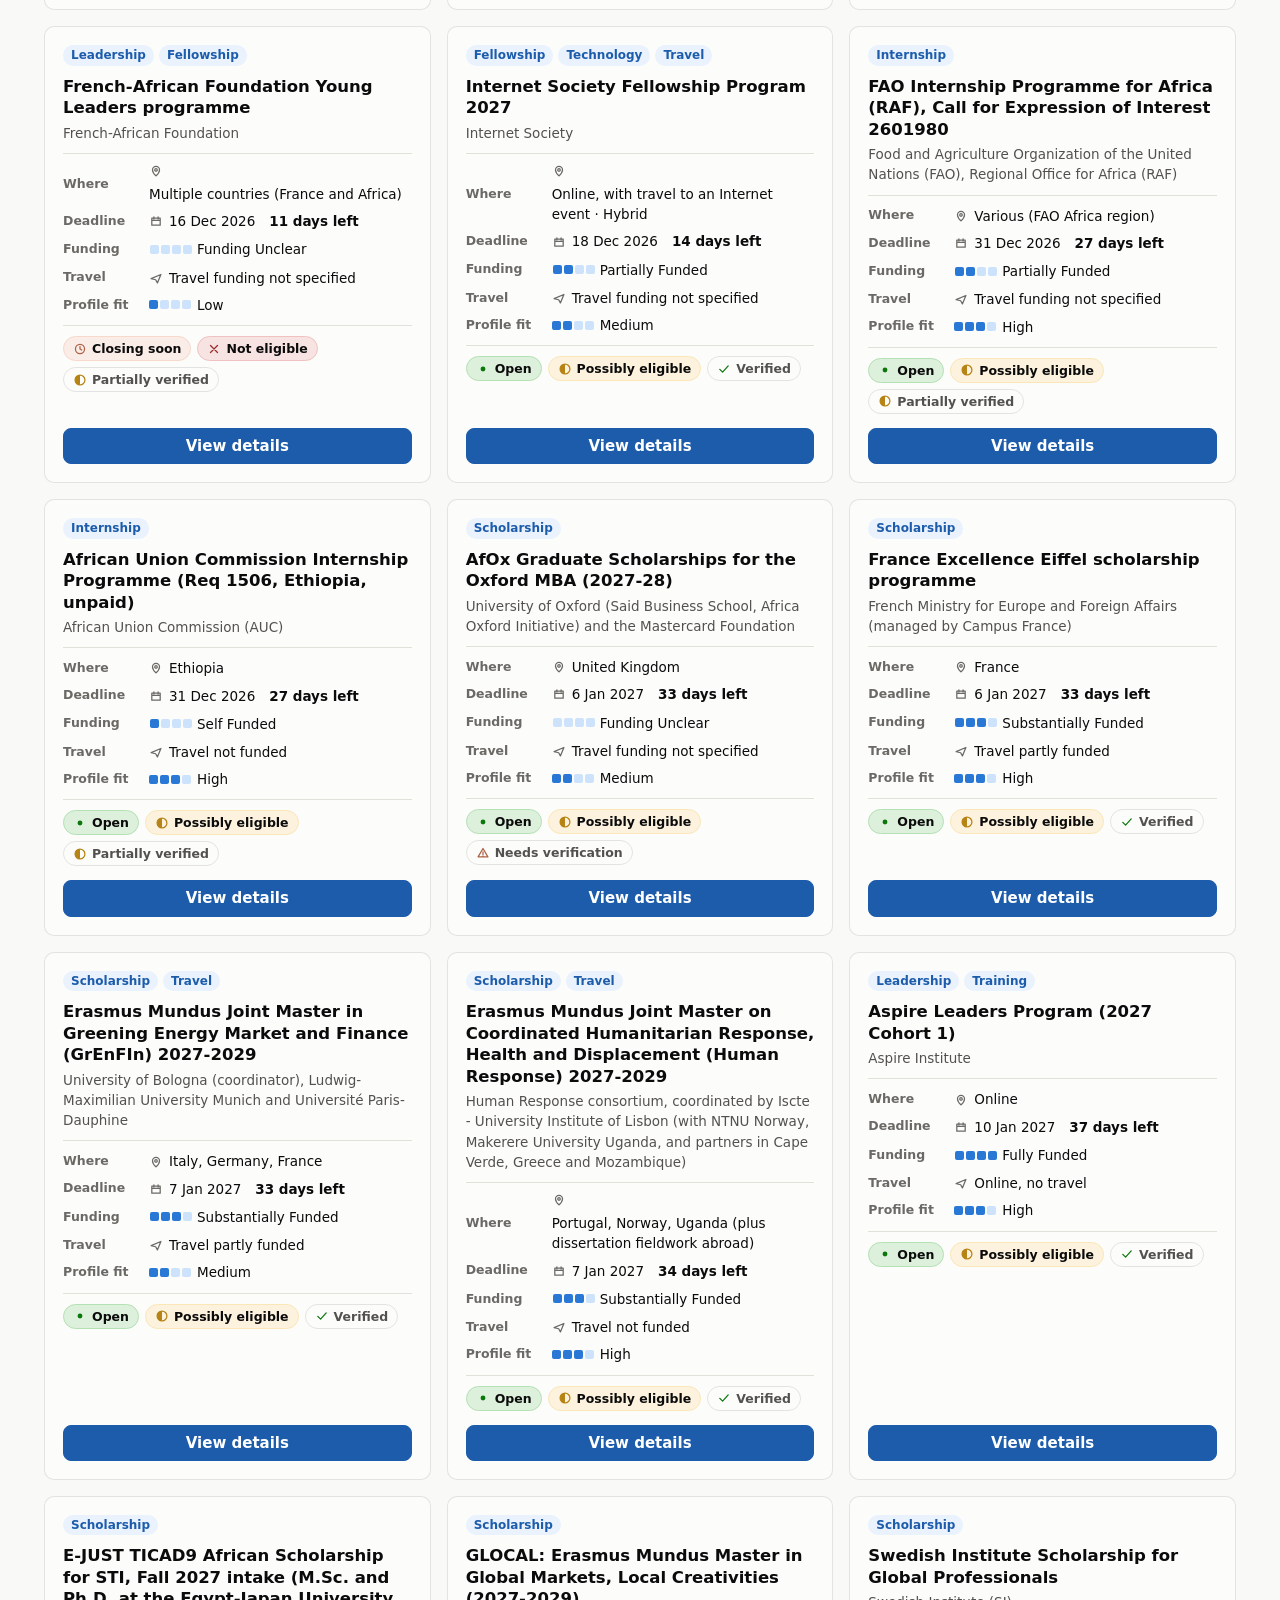
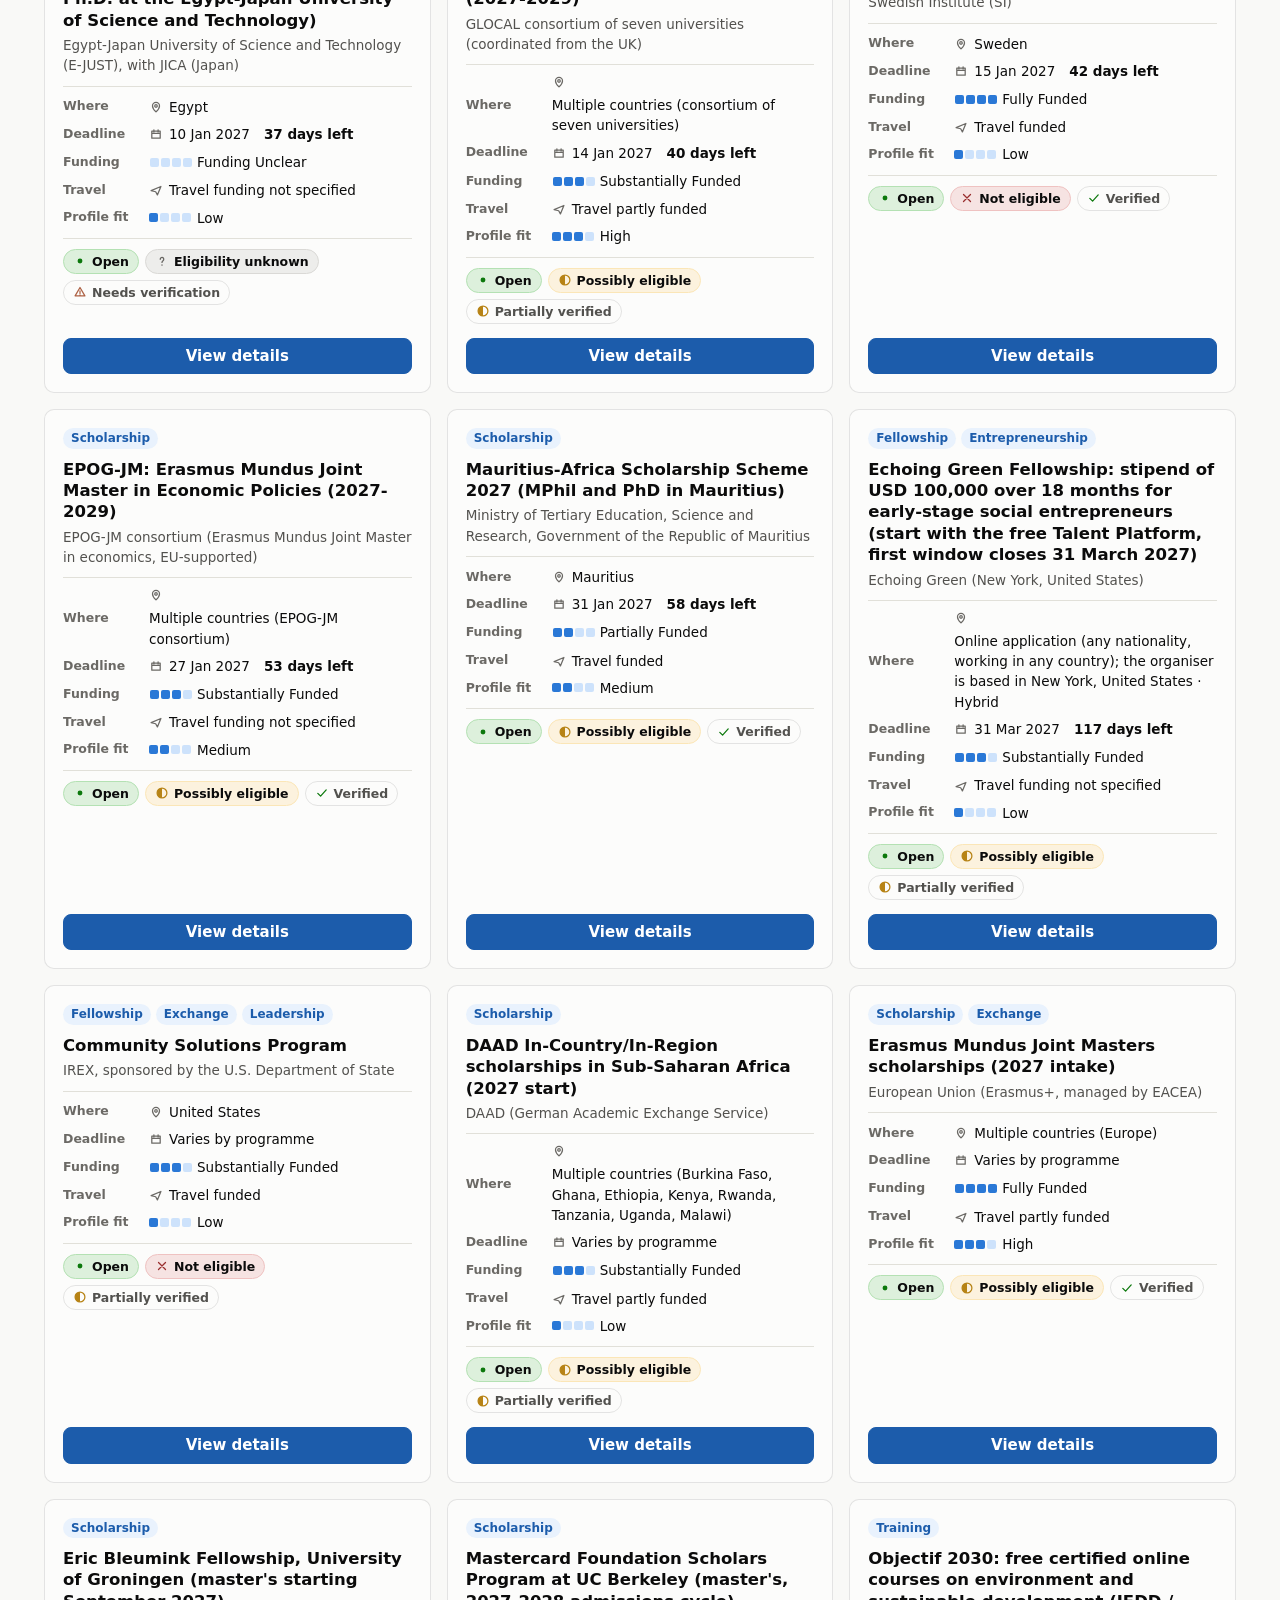
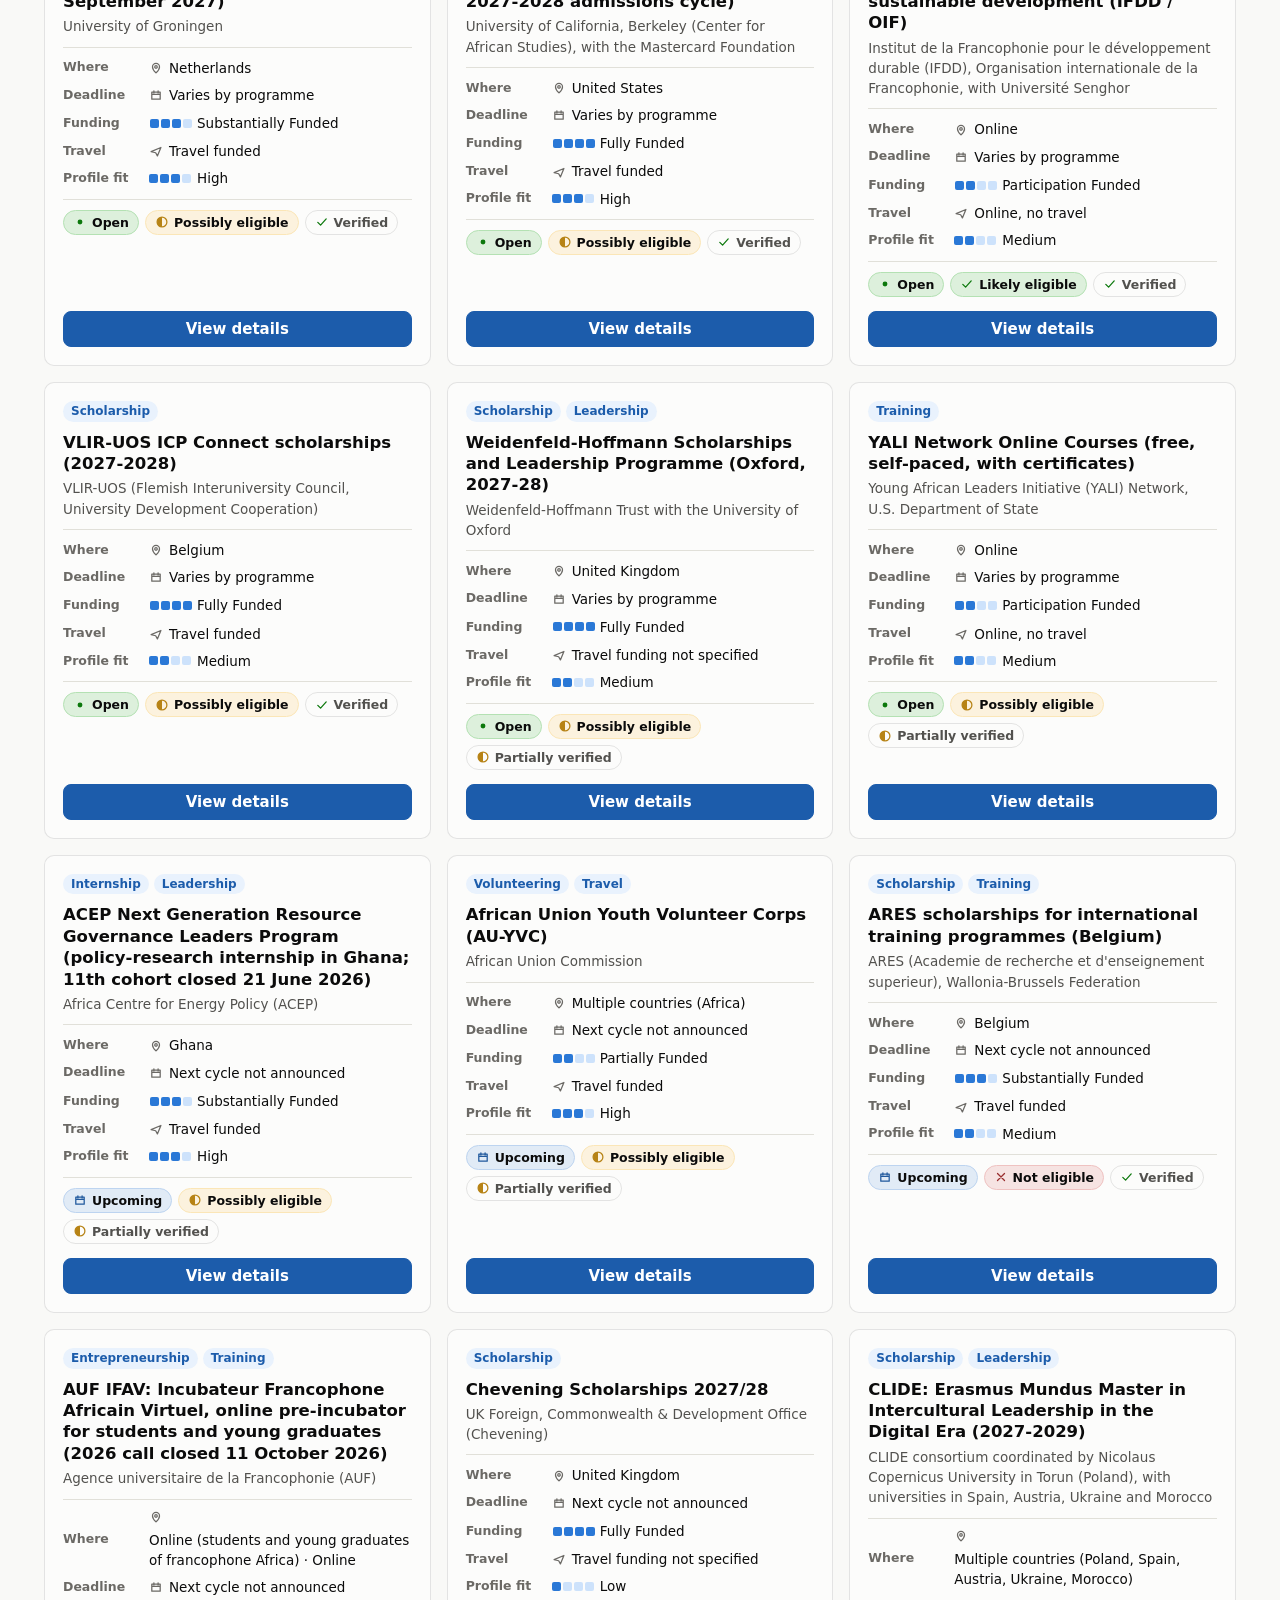
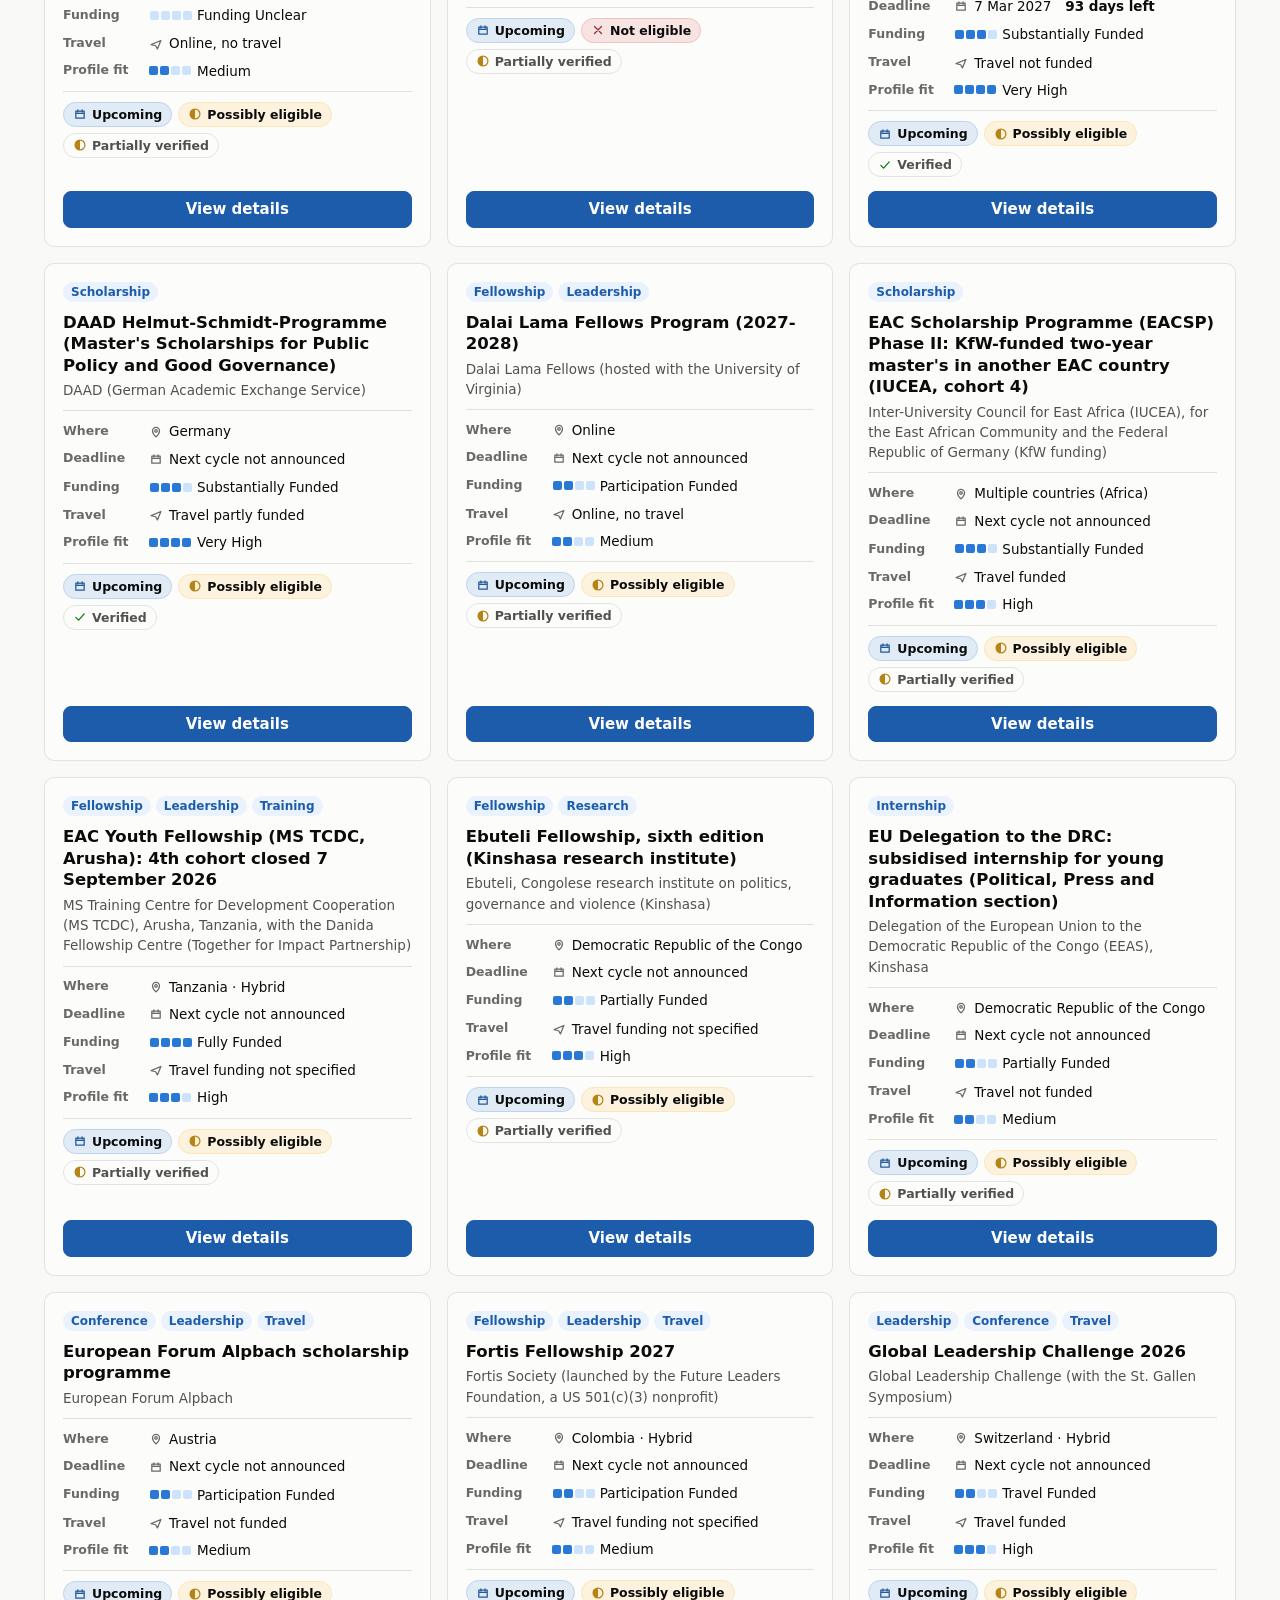
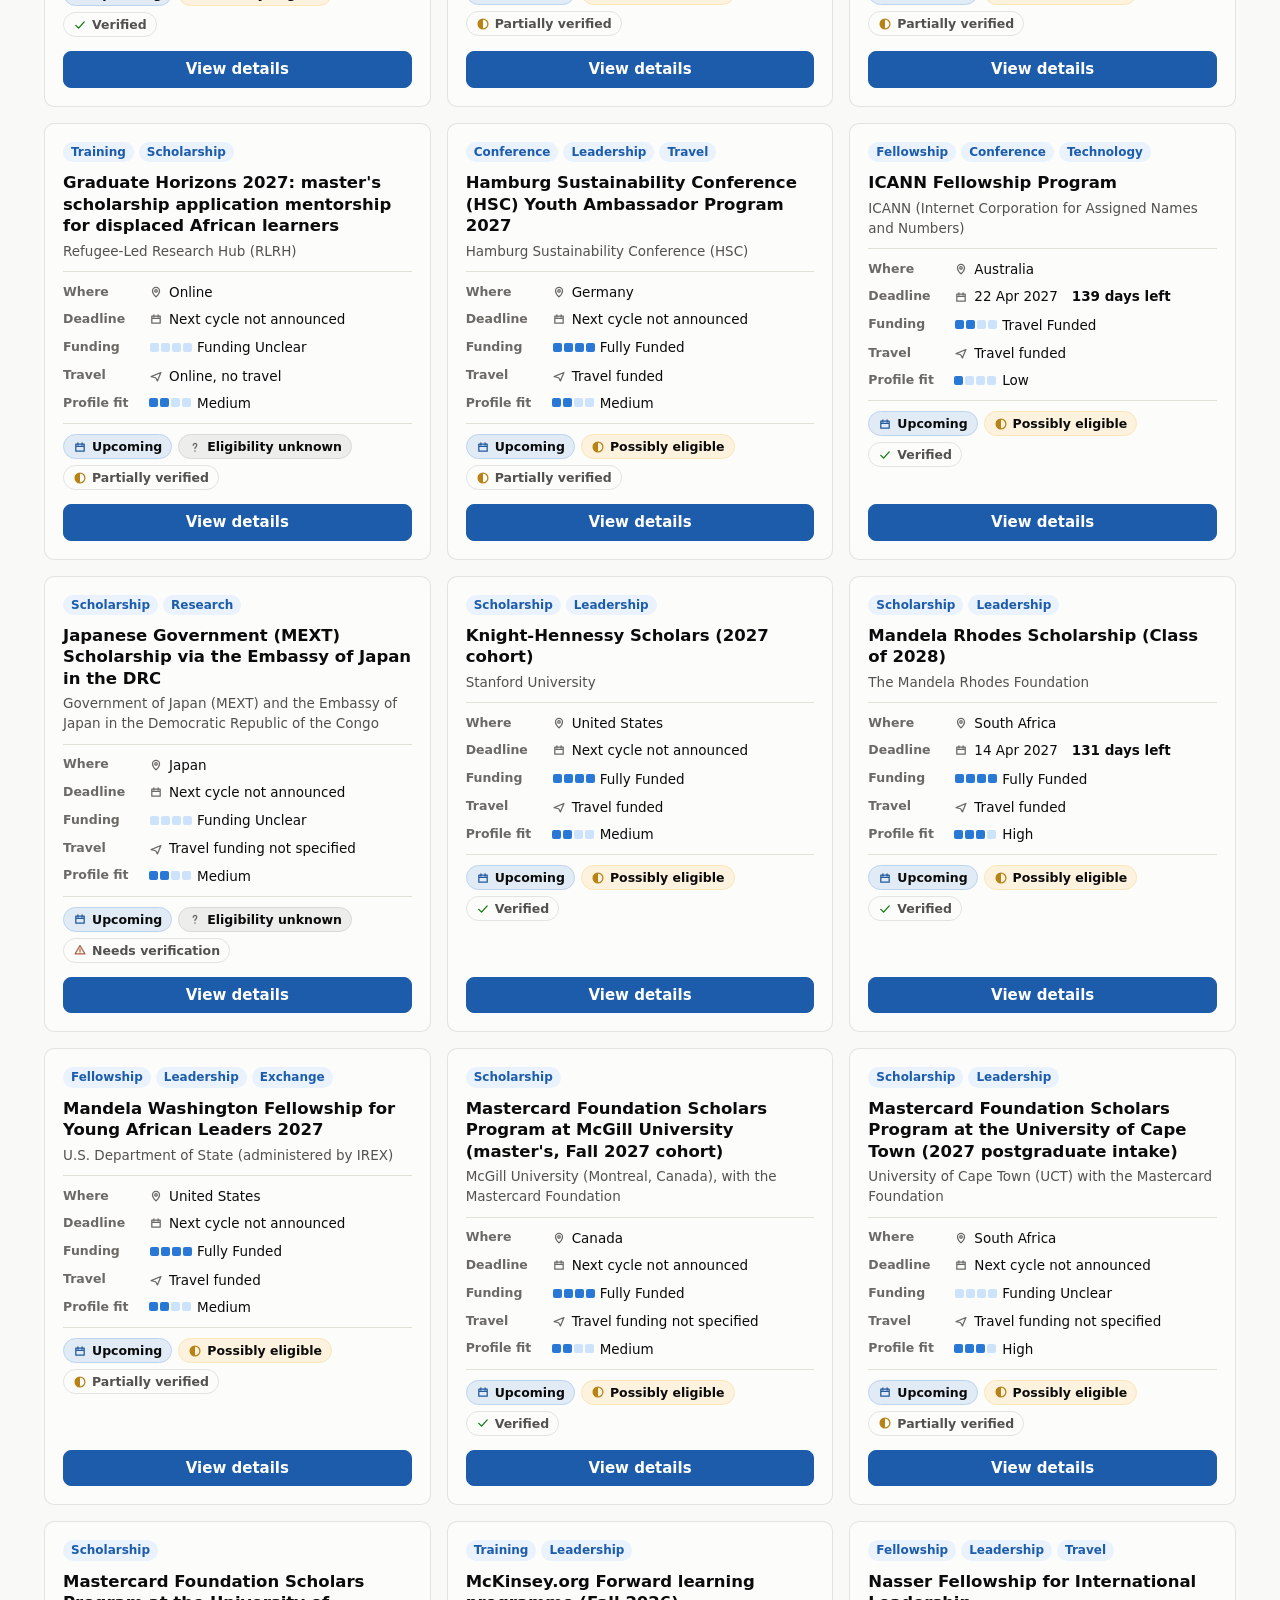
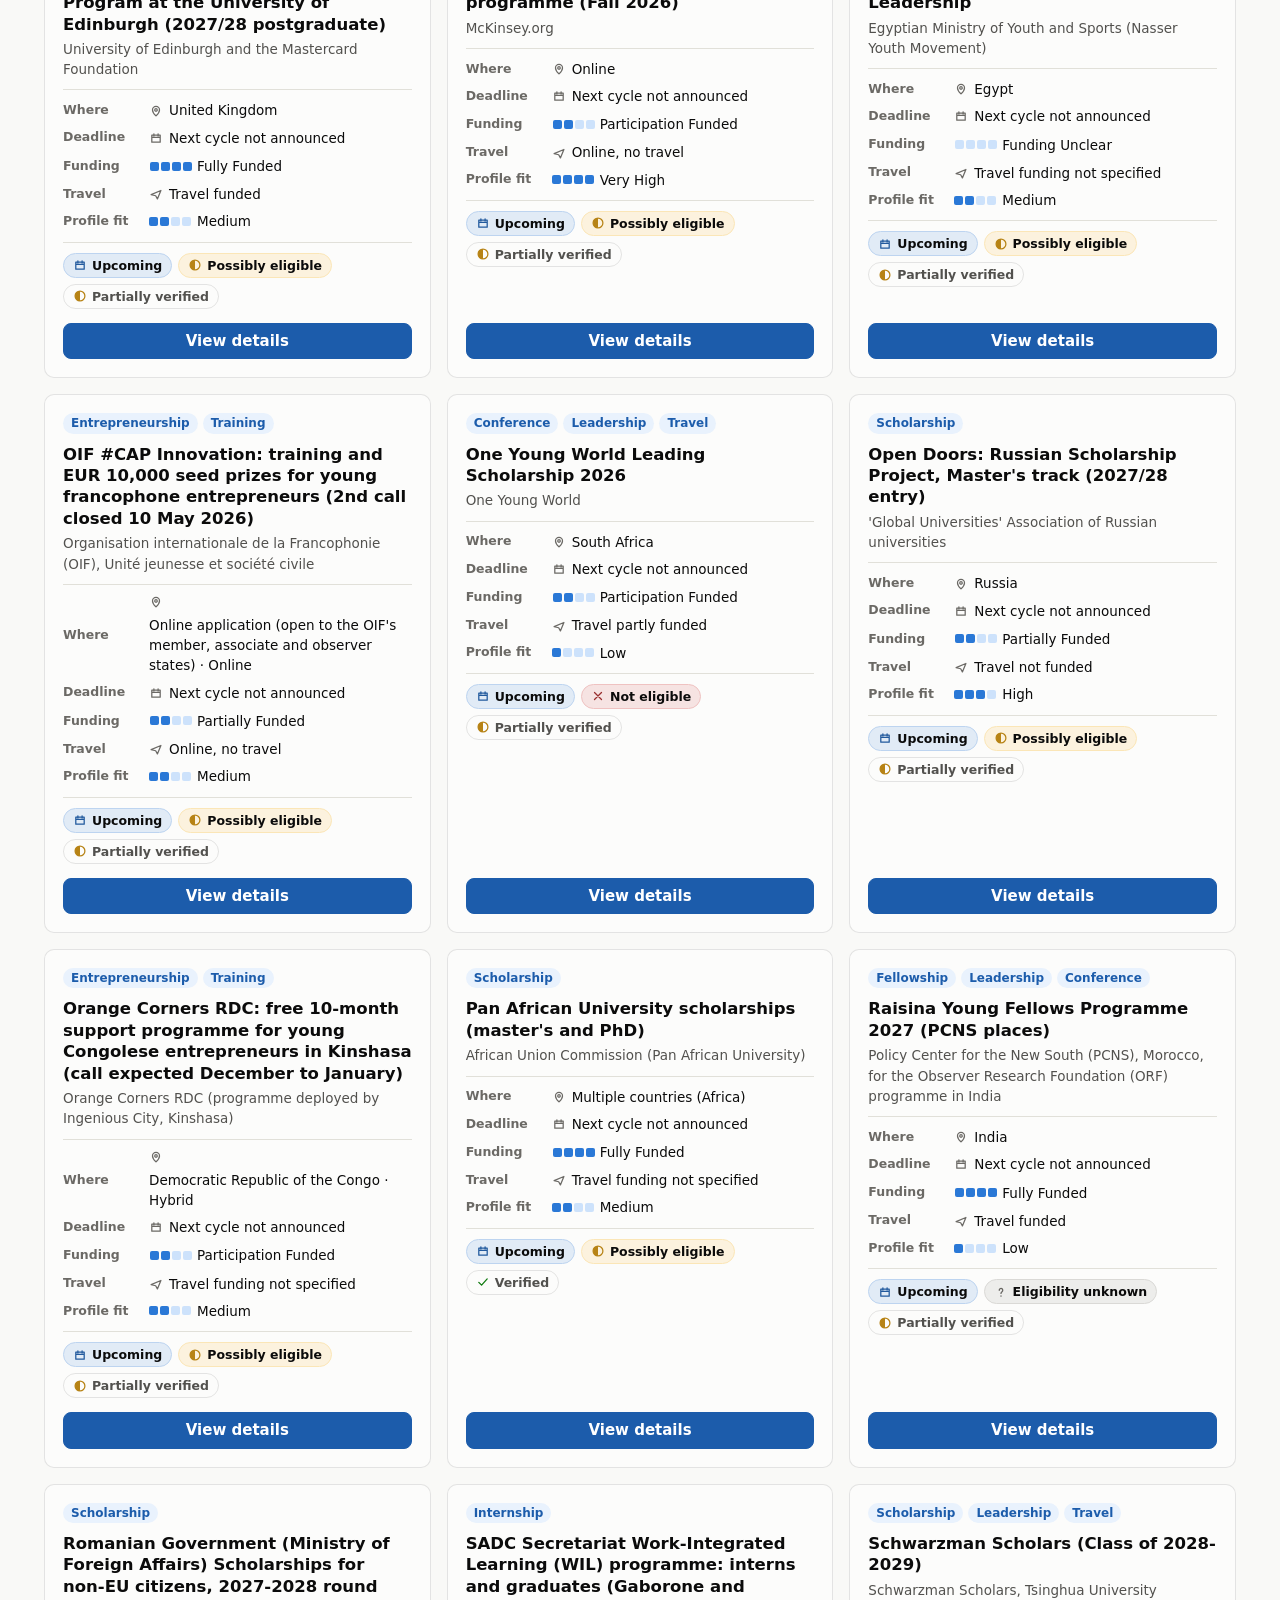
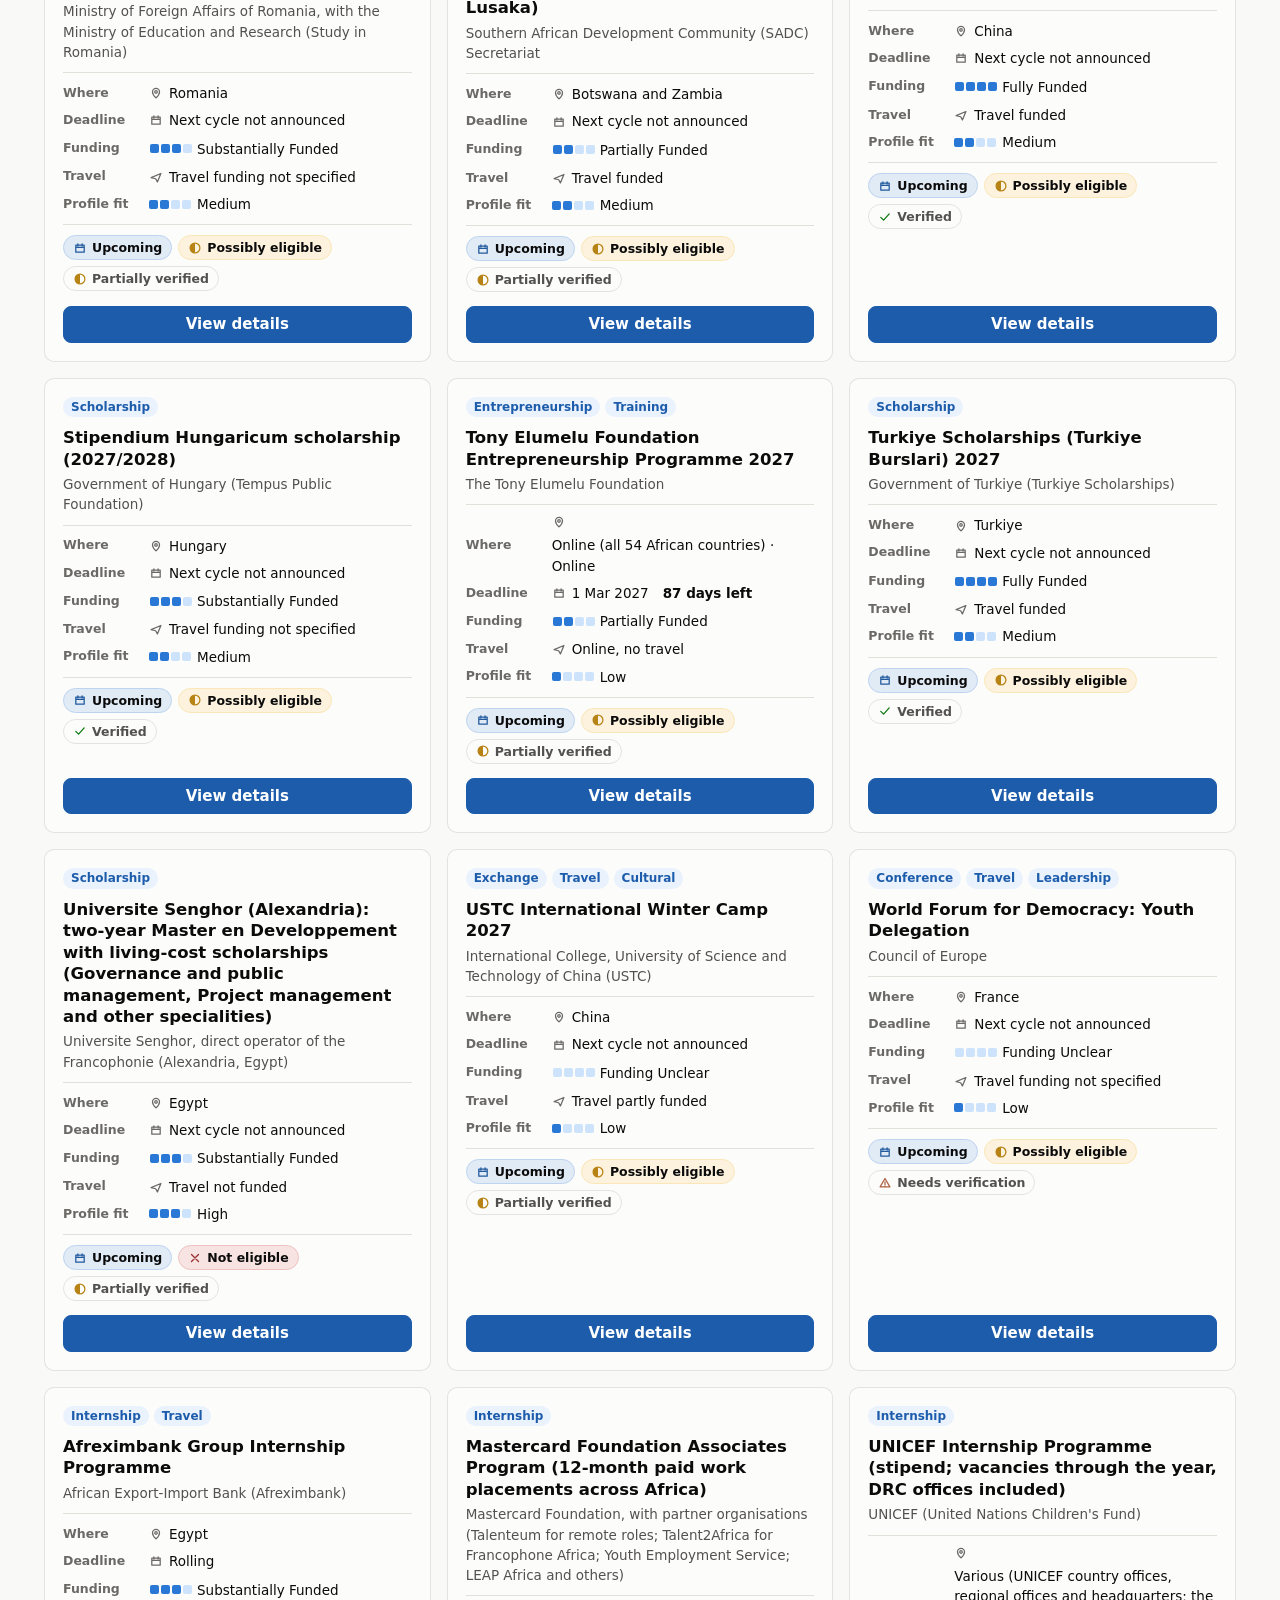
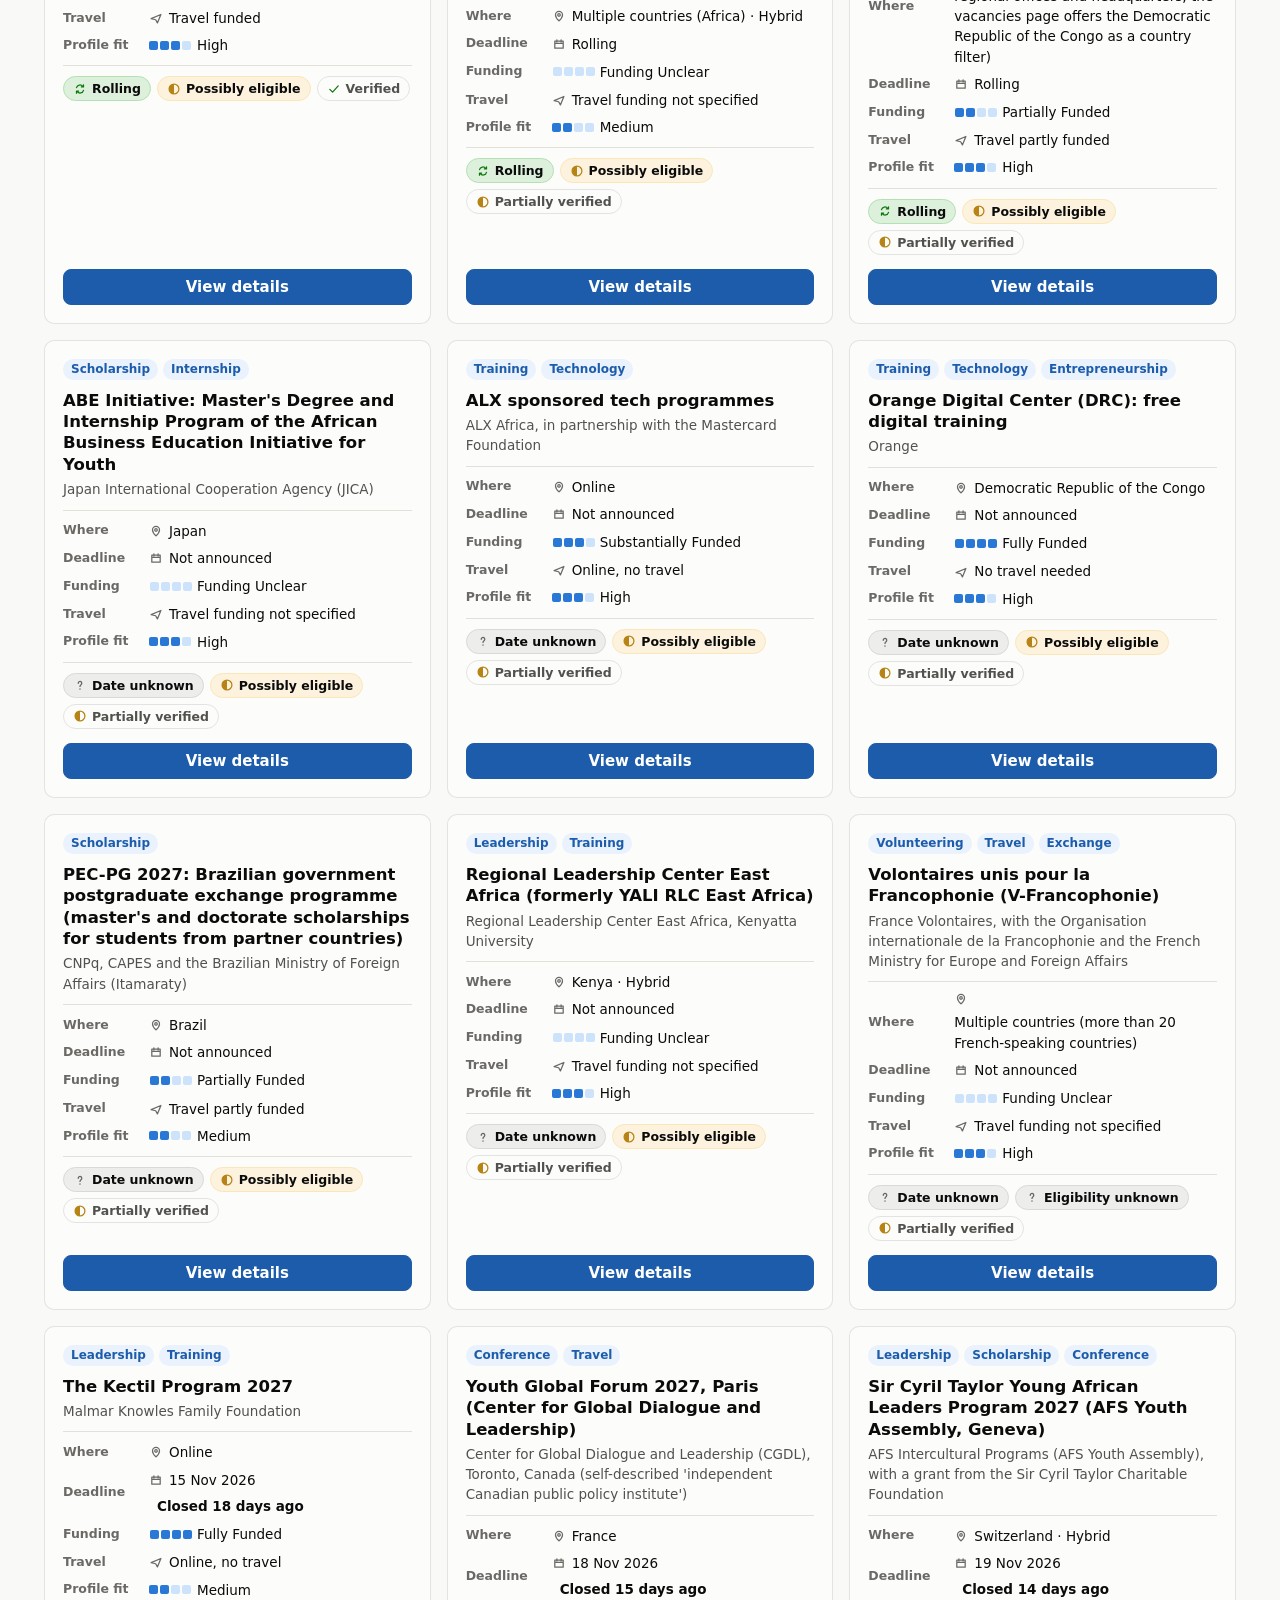
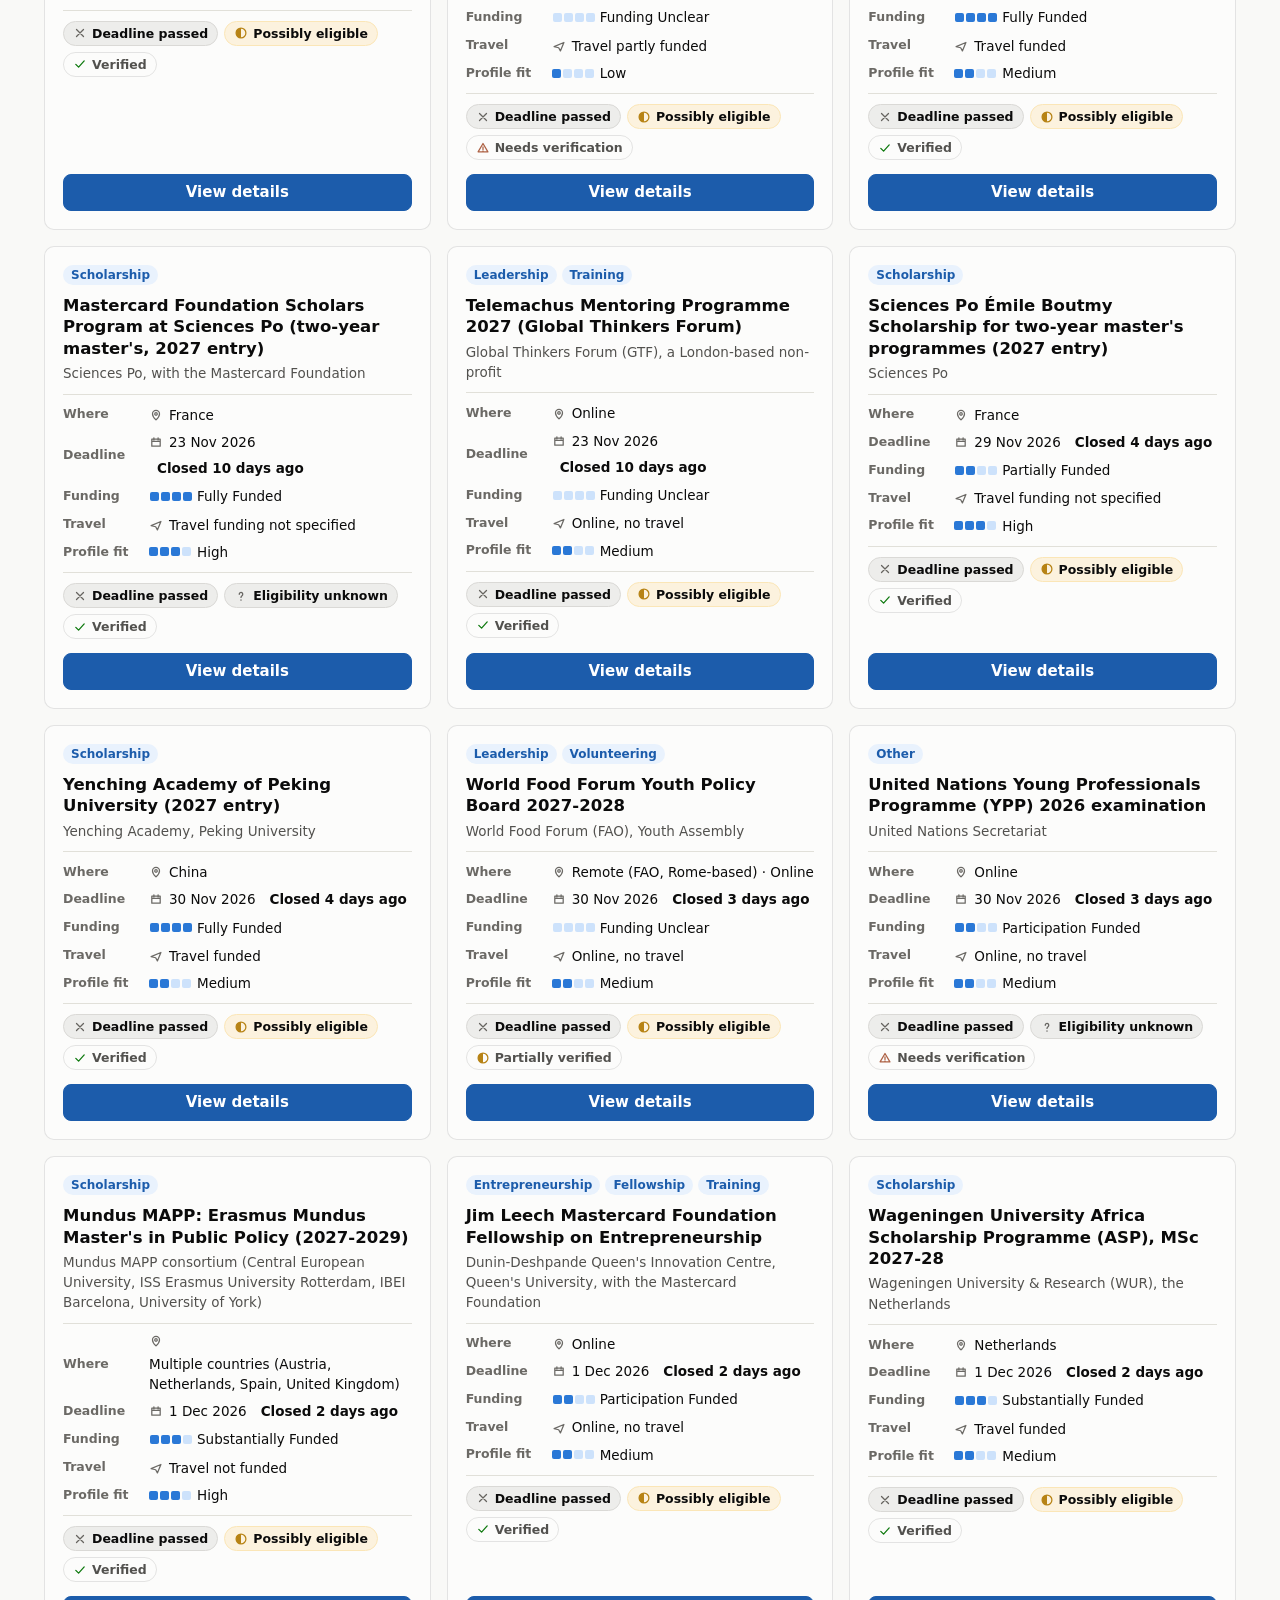
<file: opportunities.html>
<!doctype html>
<html lang="en">
<head>
  <meta charset="utf-8">
  <meta name="viewport" content="width=device-width, initial-scale=1">
  <title>Opportunities - Global Opportunity Intelligence</title>
  <meta name="description" content="Search and filter every tracked scholarship, fellowship, funded programme and travel opportunity.">
  <meta name="robots" content="noindex">
  <link rel="icon" href="assets/images/favicon.svg" type="image/svg+xml">
  <link rel="stylesheet" href="assets/css/style.css">
</head>
<body>
  <header class="site-header">
    <div class="inner">
      <a class="brand" href="index.html"><span class="brand-mark" aria-hidden="true">OI</span>Opportunity Intelligence</a>
      <nav class="site-nav" aria-label="Main">
        <a href="index.html">Dashboard</a>
        <a href="opportunities.html" aria-current="page">Opportunities</a>
        <a href="leads.html">New leads</a>
      </nav>
      <button type="button" class="theme-toggle" id="theme-toggle" aria-label="Switch theme"></button>
    </div>
  </header>

  <main>
    <h1 class="page-title">All opportunities</h1>
    <p class="page-lede">Search and filter every record. Entries with low relevance or failed eligibility stay visible so you can see why.</p>

    <div class="views" id="views" role="group" aria-labelledby="views-label"></div>
    <p class="view-blurb muted small" id="view-blurb" aria-live="polite"></p>

    <div class="toolbar">
      <label class="search">
        <span class="sr-only">Search opportunities</span>
        <svg class="icon" viewBox="0 0 20 20" aria-hidden="true"><path d="M9 4a5 5 0 100 10A5 5 0 009 4zM13 13l3.5 3.5" fill="none" stroke="currentColor" stroke-width="1.8" stroke-linecap="round"/></svg>
        <input type="search" id="search" placeholder="Search by title, organiser, country or requirement" autocomplete="off">
      </label>
      <label class="field"><span>Sort by</span><select id="sort"></select></label>
      <label class="check"><input type="checkbox" id="archive"> Include archive</label>
    </div>

    <details class="filters" id="filter-box" open>
      <summary>Filters</summary>
      <div class="filter-grid" id="filters"></div>
    </details>

    <div class="results-bar" aria-live="polite">
      <span id="count"></span>
      <span id="active" class="card-badges"></span>
    </div>
    <div class="grid" id="grid"><p class="muted">Loading the database.</p></div>
  </main>

  <footer class="site-footer">
    <p>Information is checked against official sources but can change without notice. Always confirm on the organiser's website before applying.</p>
  </footer>

  <script src="assets/js/app.js"></script>
  <script src="assets/js/views.js"></script>
  <script src="assets/js/explorer.js"></script>
</body>
</html>
</file>
<file: assets/css/style.css>
/* Global Opportunity Intelligence - shared styles.
   Colours are role tokens; the dark values are selected steps, not an automatic flip. */
:root {
  color-scheme: light;
  --page: #f9f9f7;
  --surface: #fcfcfb;
  --surface-2: #f1f0ec;
  --ink: #0b0b0b;
  --ink-2: #52514e;
  --muted: #6b6965;
  --hairline: #e1e0d9;
  --baseline: #c3c2b7;
  --border: rgba(11, 11, 11, 0.10);
  --accent: #2a78d6;
  --accent-strong: #1c5cab;
  --accent-wash: #e9f2fd;
  --track: #cde2fb;
  --good: #0ca30c;
  --warning: #fab219;
  --serious: #ec835a;
  --critical: #d03b3b;
  --info: #2a78d6;
  --neutral: #898781;
  --tone-mix: var(--ink);
  --radius: 10px;
  --shadow: 0 1px 2px rgba(11, 11, 11, 0.04), 0 6px 20px rgba(11, 11, 11, 0.05);
  --font: system-ui, -apple-system, "Segoe UI", Roboto, sans-serif;
}
@media (prefers-color-scheme: dark) {
  :root:not([data-theme="light"]) {
    color-scheme: dark;
    --page: #0d0d0d;
    --surface: #1a1a19;
    --surface-2: #242422;
    --ink: #ffffff;
    --ink-2: #c3c2b7;
    --muted: #a3a199;
    --hairline: #2c2c2a;
    --baseline: #383835;
    --border: rgba(255, 255, 255, 0.10);
    --accent: #3987e5;
    --accent-strong: #86b6ef;
    --accent-wash: #132a47;
    --track: #123c6e;
    --info: #3987e5;
    --shadow: 0 1px 2px rgba(0, 0, 0, 0.4), 0 6px 20px rgba(0, 0, 0, 0.35);
  }
}
:root[data-theme="dark"] {
  color-scheme: dark;
  --page: #0d0d0d;
  --surface: #1a1a19;
  --surface-2: #242422;
  --ink: #ffffff;
  --ink-2: #c3c2b7;
  --muted: #a3a199;
  --hairline: #2c2c2a;
  --baseline: #383835;
  --border: rgba(255, 255, 255, 0.10);
  --accent: #3987e5;
  --accent-strong: #86b6ef;
  --accent-wash: #132a47;
  --track: #123c6e;
  --info: #3987e5;
  --shadow: 0 1px 2px rgba(0, 0, 0, 0.4), 0 6px 20px rgba(0, 0, 0, 0.35);
}

*, *::before, *::after { box-sizing: border-box; }
html { -webkit-text-size-adjust: 100%; }
body {
  margin: 0;
  background: var(--page);
  color: var(--ink);
  font: 15px/1.5 var(--font);
}
h1, h2, h3, h4, p, ul, ol, dl, dd, figure { margin: 0; }
ul, ol { padding: 0; }
a { color: var(--accent-strong); text-underline-offset: 2px; }
a:hover { text-decoration-thickness: 2px; }
button, input, select { font: inherit; color: inherit; }
:focus-visible { outline: 2px solid var(--accent); outline-offset: 2px; border-radius: 4px; }
[hidden] { display: none !important; }
.muted { color: var(--muted); }
.small { font-size: 13px; }
.icon { width: 16px; height: 16px; flex: none; }
.sr-only { position: absolute; width: 1px; height: 1px; overflow: hidden; clip: rect(0 0 0 0); white-space: nowrap; }

/* ------------------------------------------------------------ page chrome */
.site-header {
  position: sticky; top: 0; z-index: 20;
  background: color-mix(in srgb, var(--page) 88%, transparent);
  backdrop-filter: blur(10px);
  border-bottom: 1px solid var(--hairline);
}
.site-header .inner {
  max-width: 1240px; margin: 0 auto; padding: 10px 24px;
  display: flex; align-items: center; gap: 20px; flex-wrap: wrap;
}
.brand { display: flex; align-items: center; gap: 10px; text-decoration: none; color: var(--ink); font-weight: 650; }
.brand-mark {
  width: 28px; height: 28px; border-radius: 8px; background: var(--accent); color: #fff;
  display: grid; place-items: center; font-size: 13px; font-weight: 700; letter-spacing: 0.02em;
}
.site-nav { display: flex; gap: 4px; margin-left: auto; flex-wrap: wrap; }
.site-nav a {
  padding: 6px 12px; border-radius: 8px; text-decoration: none; color: var(--ink-2); font-weight: 550;
}
.site-nav a:hover { background: var(--surface-2); color: var(--ink); }
.site-nav a[aria-current="page"] { background: var(--accent-wash); color: var(--accent-strong); }
.theme-toggle {
  width: 36px; height: 36px; border-radius: 8px; border: 1px solid var(--border); background: var(--surface);
  display: grid; place-items: center; cursor: pointer;
}
.theme-toggle:hover { background: var(--surface-2); }
main { max-width: 1240px; margin: 0 auto; padding: 28px 24px 64px; }
.page-title { font-size: 26px; line-height: 1.2; font-weight: 680; letter-spacing: -0.01em; }
.page-lede { color: var(--ink-2); max-width: 70ch; margin-top: 6px; }
.site-footer { max-width: 1240px; margin: 0 auto; padding: 24px; color: var(--muted); font-size: 13px; border-top: 1px solid var(--hairline); }
.site-footer p + p { margin-top: 4px; }

/* ------------------------------------------------------------ controls */
.btn {
  display: inline-flex; align-items: center; gap: 6px; min-height: 36px; padding: 6px 14px;
  border-radius: 8px; border: 1px solid var(--border); background: var(--surface); color: var(--ink);
  font-weight: 600; text-decoration: none; cursor: pointer; white-space: nowrap;
}
.btn:hover { background: var(--surface-2); }
.btn.primary { background: var(--accent-strong); border-color: var(--accent-strong); color: #fff; }
:root[data-theme="dark"] .btn.primary { background: var(--accent); border-color: var(--accent); }
@media (prefers-color-scheme: dark) {
  :root:not([data-theme="light"]) .btn.primary { background: var(--accent); border-color: var(--accent); }
}
.btn.primary:hover { filter: brightness(1.08); }
.btn.ghost { border-color: transparent; background: transparent; color: var(--ink-2); }
.btn.ghost:hover { background: var(--surface-2); color: var(--ink); }
.btn.small { min-height: 30px; padding: 3px 10px; font-size: 13px; }
.linklike {
  border: 0; background: none; padding: 0; text-align: left; cursor: pointer; color: inherit; font: inherit;
}
.linklike:hover { text-decoration: underline; text-underline-offset: 2px; }
.field { display: grid; gap: 4px; font-size: 12px; color: var(--muted); font-weight: 600; }
.field select, .field input, .search input {
  min-height: 38px; padding: 6px 10px; border-radius: 8px; border: 1px solid var(--border);
  background: var(--surface); color: var(--ink); font-size: 14px; font-weight: 400; width: 100%;
}
.segmented { display: inline-flex; border: 1px solid var(--border); border-radius: 9px; background: var(--surface); padding: 2px; flex-wrap: wrap; }
.segmented button { border: 0; background: none; padding: 6px 12px; border-radius: 7px; cursor: pointer; font-weight: 600; color: var(--ink-2); }
.segmented button:hover { background: var(--surface-2); }
.segmented button[aria-pressed="true"] { background: var(--accent-wash); color: var(--accent-strong); }
.filter-row { display: flex; align-items: center; gap: 12px; flex-wrap: wrap; margin: 20px 0 4px; }
.filter-label { font-size: 12px; font-weight: 650; color: var(--muted); text-transform: uppercase; letter-spacing: 0.05em; }

/* ------------------------------------------------------------ badges, chips, meters */
.badge, .chip, .tag {
  display: inline-flex; align-items: center; gap: 5px; font-size: 12.5px; font-weight: 600; line-height: 1.2;
  border-radius: 999px; padding: 4px 9px; white-space: nowrap;
}
.badge { background: color-mix(in srgb, var(--tone) 13%, var(--surface)); color: var(--ink); border: 1px solid color-mix(in srgb, var(--tone) 30%, var(--surface)); }
.badge .icon { color: color-mix(in srgb, var(--tone) 72%, var(--tone-mix)); width: 14px; height: 14px; }
.badge.quiet { background: transparent; border-color: var(--border); color: var(--ink-2); font-weight: 550; }
.tone-good { --tone: var(--good); }
.tone-warning { --tone: var(--warning); }
.tone-serious { --tone: var(--serious); }
.tone-critical { --tone: var(--critical); }
.tone-info { --tone: var(--info); }
.tone-muted { --tone: var(--neutral); }
.chip { background: var(--surface-2); color: var(--ink); border: 1px solid transparent; }
.chip.removable { cursor: pointer; border-color: var(--border); background: var(--surface); }
.chip.removable:hover { background: var(--surface-2); }
.chip.removable .icon { width: 12px; height: 12px; color: var(--muted); }
.tag { background: var(--accent-wash); color: var(--accent-strong); padding: 3px 8px; font-size: 12px; }
.tag-soft { background: var(--surface-2); color: var(--ink-2); }
.tag-archive { background: var(--surface-2); color: var(--muted); }
.meter { display: inline-flex; gap: 2px; vertical-align: middle; }
.meter span { width: 9px; height: 9px; border-radius: 2px; background: var(--track); }
.meter span.on { background: var(--accent); }
.left { margin-left: 8px; font-weight: 650; }

/* ------------------------------------------------------------ dashboard */
.hero { margin-top: 18px; }
.hero-figure { display: flex; align-items: baseline; gap: 14px; flex-wrap: wrap; }
.hero-value { font-size: 64px; line-height: 1; font-weight: 700; letter-spacing: -0.03em; }
.hero-label { font-size: 18px; font-weight: 600; }
.hero-label .muted { font-weight: 400; }
.hero p { margin-top: 8px; }
.tiles { display: grid; grid-template-columns: repeat(auto-fit, minmax(150px, 1fr)); gap: 12px; margin-top: 22px; }
.tile {
  display: grid; gap: 2px; padding: 14px 16px; border-radius: var(--radius); background: var(--surface);
  border: 1px solid var(--border); text-decoration: none; color: var(--ink);
}
.tile:hover { border-color: var(--accent); }
.tile-label { font-size: 13px; color: var(--ink-2); font-weight: 600; }
.tile-value { font-size: 30px; line-height: 1.15; font-weight: 680; letter-spacing: -0.02em; }
.tile-hint { font-size: 12px; color: var(--muted); }
.columns { display: grid; grid-template-columns: minmax(0, 1.7fr) minmax(0, 1fr); gap: 20px; margin-top: 28px; align-items: start; }
.stack { display: grid; gap: 20px; }
.panel { background: var(--surface); border: 1px solid var(--border); border-radius: var(--radius); padding: 18px 20px; }
.panel > h2, .panel-head h2 { font-size: 17px; font-weight: 660; }
.panel-head { display: flex; justify-content: space-between; align-items: baseline; gap: 12px; margin-bottom: 4px; }
.panel-sub { color: var(--muted); font-size: 13px; margin-bottom: 12px; }
.queue { list-style: none; counter-reset: q; display: grid; }
.queue > li {
  counter-increment: q; display: grid; grid-template-columns: 28px minmax(0, 1fr) auto; gap: 4px 12px;
  padding: 14px 0; border-top: 1px solid var(--hairline); align-items: start;
}
.queue > li:first-child { border-top: 0; padding-top: 4px; }
.queue > li::before {
  content: counter(q); width: 24px; height: 24px; border-radius: 50%; background: var(--surface-2);
  display: grid; place-items: center; font-size: 12px; font-weight: 700; color: var(--ink-2); margin-top: 1px;
}
.queue-title { font-weight: 650; font-size: 15.5px; }
.queue-meta { display: flex; flex-wrap: wrap; gap: 6px 10px; align-items: center; margin-top: 6px; font-size: 13px; }
.queue-deadline { display: inline-flex; align-items: center; gap: 5px; font-weight: 600; }
.queue-action { margin-top: 6px; color: var(--ink-2); font-size: 14px; }
.queue-buttons { display: flex; gap: 6px; flex-wrap: wrap; justify-content: flex-end; }
.monitor { list-style: none; display: grid; }
.monitor > li { display: grid; grid-template-columns: 1fr auto; gap: 2px 10px; padding: 9px 0; border-top: 1px solid var(--hairline); }
.monitor > li:first-child { border-top: 0; }
.monitor-label { font-weight: 600; }
.monitor-count { font-weight: 700; font-variant-numeric: tabular-nums; }
.monitor > li.empty { color: var(--muted); }
.monitor > li.empty .monitor-label, .monitor > li.empty .monitor-count { font-weight: 500; }
.monitor ul { grid-column: 1 / -1; list-style: none; display: grid; gap: 3px; font-size: 13.5px; }
.lead-list { list-style: none; display: grid; gap: 10px; }
.lead-list li { display: grid; gap: 1px; }
.lead-list a { font-weight: 550; text-decoration: none; }
.lead-list a:hover { text-decoration: underline; }
.more { display: inline-flex; align-items: center; gap: 6px; font-weight: 600; margin-top: 12px; text-decoration: none; }
.charts { display: grid; grid-template-columns: repeat(2, minmax(0, 1fr)); gap: 20px; margin-top: 20px; }
.section-title { font-size: 19px; font-weight: 670; margin-top: 36px; }

/* charts: thin single-hue bars, square at the baseline, rounded data end */
.viz figcaption { display: flex; justify-content: space-between; align-items: start; gap: 12px; margin-bottom: 12px; }
.viz h3 { font-size: 15.5px; font-weight: 650; }
.bars { display: grid; gap: 2px; }
.bar-row {
  display: grid; grid-template-columns: minmax(110px, 40%) minmax(0, 1fr) 30px; align-items: center; gap: 10px;
  padding: 5px 6px; margin: 0 -6px; border-radius: 6px; text-decoration: none; color: var(--ink);
}
.bar-row:hover, .bar-row:focus-visible { background: var(--surface-2); }
.bar-row:hover .bar, .bar-row:focus-visible .bar { filter: brightness(1.15); }
.bar-label { font-size: 13.5px; color: var(--ink-2); overflow: hidden; text-overflow: ellipsis; white-space: nowrap; }
.bar-track { border-left: 1px solid var(--baseline); height: 20px; display: flex; align-items: center; }
.bar { display: block; height: 14px; min-width: 3px; background: var(--accent); border-radius: 0 4px 4px 0; }
.bar-value { font-size: 13.5px; font-weight: 650; font-variant-numeric: tabular-nums; text-align: right; }
.viz-table { width: 100%; border-collapse: collapse; font-size: 13.5px; }
.viz-table th, .viz-table td { text-align: left; padding: 7px 8px; border-bottom: 1px solid var(--hairline); font-weight: 400; }
.viz-table thead th { font-weight: 650; color: var(--ink-2); font-size: 12.5px; }
.viz-table td { font-variant-numeric: tabular-nums; }
.viz-tip {
  position: absolute; z-index: 50; pointer-events: none; background: var(--ink); color: var(--page);
  padding: 6px 10px; border-radius: 7px; font-size: 12.5px; display: grid; gap: 1px; max-width: 260px; box-shadow: var(--shadow);
}
.viz-tip strong { font-size: 13.5px; }

/* ------------------------------------------------------------ notices */
.notice {
  display: grid; grid-template-columns: 18px minmax(0, 1fr); gap: 10px; padding: 12px 14px; border-radius: var(--radius);
  background: color-mix(in srgb, var(--tone) 10%, var(--surface)); border: 1px solid color-mix(in srgb, var(--tone) 32%, var(--surface));
}
.notice > .icon { width: 18px; height: 18px; margin-top: 2px; color: color-mix(in srgb, var(--tone) 72%, var(--tone-mix)); }
.notice p + p, .notice strong + p, .notice strong + ul { margin-top: 3px; }
.notice strong { display: block; }
details.method { margin-top: 20px; }
details.method summary { cursor: pointer; font-weight: 650; font-size: 16px; }
details.method .method-body { margin-top: 14px; display: grid; gap: 18px; grid-template-columns: repeat(auto-fit, minmax(260px, 1fr)); }
.method-body h3 { font-size: 14px; font-weight: 650; margin-bottom: 6px; }
.method-body ul { list-style: none; display: grid; gap: 6px; font-size: 13.5px; color: var(--ink-2); }
.method-body li { display: grid; gap: 3px; justify-items: start; }

/* ------------------------------------------------------------ explorer */
.toolbar { display: grid; grid-template-columns: minmax(0, 1fr) 220px auto; gap: 12px; align-items: end; margin-top: 20px; }
.search { position: relative; }
.search .icon { position: absolute; left: 11px; top: 50%; transform: translateY(-50%); color: var(--muted); pointer-events: none; }
.search input { padding-left: 34px; min-height: 42px; font-size: 15px; }
.check { display: inline-flex; align-items: center; gap: 8px; min-height: 38px; font-weight: 550; color: var(--ink-2); font-size: 14px; }
details.filters { margin-top: 14px; border: 1px solid var(--border); border-radius: var(--radius); background: var(--surface); padding: 12px 16px; }
details.filters summary { cursor: pointer; font-weight: 650; }
details.filters[open] summary { margin-bottom: 12px; }
.filter-grid { display: grid; grid-template-columns: repeat(auto-fill, minmax(160px, 1fr)); gap: 12px; }
.results-bar { display: flex; flex-wrap: wrap; align-items: center; gap: 8px; margin: 16px 0 12px; }
.results-bar #count { color: var(--ink-2); font-weight: 600; margin-right: 6px; }
.grid { display: grid; grid-template-columns: repeat(auto-fill, minmax(310px, 1fr)); gap: 16px; }
.card {
  display: flex; flex-direction: column; gap: 10px; padding: 18px; border-radius: var(--radius);
  background: var(--surface); border: 1px solid var(--border);
}
.card:hover { border-color: color-mix(in srgb, var(--accent) 55%, var(--surface)); box-shadow: var(--shadow); }
.card.archived { opacity: 0.78; }
.card-tags { display: flex; flex-wrap: wrap; gap: 5px; }
.card-title { font-size: 16.5px; line-height: 1.3; font-weight: 660; }
.card-org { color: var(--ink-2); font-size: 13.5px; margin-top: -6px; }
.facts { display: grid; gap: 7px; font-size: 13.5px; padding: 10px 0; border-top: 1px solid var(--hairline); border-bottom: 1px solid var(--hairline); }
.facts > div { display: grid; grid-template-columns: 78px minmax(0, 1fr); gap: 8px; align-items: center; }
.facts dt { color: var(--muted); font-size: 12.5px; font-weight: 600; }
.facts dd { display: flex; align-items: center; gap: 6px; flex-wrap: wrap; min-width: 0; }
.facts dd .icon { color: var(--muted); width: 14px; height: 14px; }
.facts .chip { padding: 2px 0; background: none; font-size: 13.5px; font-weight: 500; }
.card-badges { display: flex; flex-wrap: wrap; gap: 6px; }
.card-foot { margin-top: auto; padding-top: 4px; }
.card-foot .btn { width: 100%; justify-content: center; }
.empty-state { grid-column: 1 / -1; padding: 48px 20px; text-align: center; border: 1px dashed var(--baseline); border-radius: var(--radius); }

/* ------------------------------------------------------------ detail dialog */
.detail-dialog {
  width: min(900px, 96vw); max-height: 92vh; padding: 0; border: 1px solid var(--border); border-radius: 14px;
  background: var(--surface); color: var(--ink); box-shadow: 0 24px 80px rgba(0, 0, 0, 0.35); overflow: hidden;
}
.detail-dialog[open] { display: flex; flex-direction: column; }
.detail-dialog::backdrop { background: rgba(11, 11, 11, 0.55); }
.dialog-bar { display: flex; justify-content: flex-end; padding: 8px 10px; border-bottom: 1px solid var(--hairline); flex: none; }
.dialog-body { overflow-y: auto; padding: 22px 28px 32px; }
.detail { display: grid; gap: 22px; }
.d-head { display: grid; gap: 10px; }
.d-head h2 { font-size: 24px; line-height: 1.2; font-weight: 690; letter-spacing: -0.01em; }
.d-org { color: var(--ink-2); margin-top: -4px; }
.d-keyfacts { display: grid; grid-template-columns: repeat(auto-fit, minmax(190px, 1fr)); gap: 12px 20px; padding: 14px 0; border-top: 1px solid var(--hairline); border-bottom: 1px solid var(--hairline); }
.d-keyfacts dt, .facts-inline dt, .relevance dt { font-size: 12px; font-weight: 650; color: var(--muted); text-transform: uppercase; letter-spacing: 0.04em; }
.d-keyfacts dd { font-weight: 550; margin-top: 2px; }
.d-actions { display: flex; flex-wrap: wrap; gap: 8px; align-items: center; }
.d-section { display: grid; gap: 10px; }
.d-section > h3 { font-size: 16px; font-weight: 670; padding-bottom: 6px; border-bottom: 1px solid var(--hairline); }
.d-section h4 { font-size: 13.5px; font-weight: 650; margin-bottom: 4px; }
.plain-list { padding-left: 20px; display: grid; gap: 5px; }
.plain-list.sources { list-style: none; padding-left: 0; }
.plain-list.sources li { display: flex; flex-wrap: wrap; gap: 8px; align-items: center; }
.facts-inline { display: grid; grid-template-columns: repeat(auto-fit, minmax(220px, 1fr)); gap: 12px 20px; }
.facts-inline dd { margin-top: 2px; }
.coverage { width: 100%; border-collapse: collapse; font-size: 14px; }
.coverage th, .coverage td { text-align: left; padding: 8px 10px; border-bottom: 1px solid var(--hairline); font-weight: 400; }
.coverage thead th { font-size: 12px; font-weight: 650; color: var(--muted); text-transform: uppercase; letter-spacing: 0.04em; }
.cov { display: inline-flex; align-items: center; gap: 6px; font-weight: 600; }
.cov .icon { color: color-mix(in srgb, var(--tone) 72%, var(--tone-mix)); }
.relevance { display: grid; grid-template-columns: repeat(auto-fit, minmax(150px, 1fr)); gap: 10px 18px; }
.relevance dd { display: flex; align-items: center; gap: 8px; font-weight: 600; margin-top: 3px; }

/* ------------------------------------------------------------ leads */
.lead-table { list-style: none; display: grid; }
.lead-table li { display: flex; justify-content: space-between; gap: 14px; align-items: start; padding: 13px 0; border-top: 1px solid var(--hairline); }
.lead-table li:first-child { border-top: 0; }
.lead-main a { font-weight: 600; text-decoration: none; display: inline-flex; gap: 6px; align-items: baseline; }
.lead-main a:hover { text-decoration: underline; }
.lead-main a .icon { width: 13px; height: 13px; color: var(--muted); align-self: center; }
.lead-main p { margin-top: 3px; }
.lead-tools { display: grid; grid-template-columns: minmax(0, 1fr) 130px 160px 120px 160px 130px; gap: 12px; align-items: end; margin: 20px 0 8px; }
.lead-tools .field[hidden] { display: none; }
.lead-badges { display: flex; gap: 6px; flex-wrap: wrap; justify-content: flex-end; flex-shrink: 0; }
.lead-flags { display: grid; gap: 2px; margin-top: 4px; }
.lead-flags p { margin-top: 0; }
.lead-flags p::before { content: "\2022\00a0"; color: var(--serious); }
.more-row { display: flex; justify-content: center; padding: 14px 0 4px; }
.table-scroll { overflow-x: auto; max-width: 100%; }

/* ------------------------------------------------------------ small screens */
@media (max-width: 900px) {
  .columns, .charts { grid-template-columns: minmax(0, 1fr); }
  .toolbar { grid-template-columns: minmax(0, 1fr); }
  .lead-tools { grid-template-columns: repeat(2, minmax(0, 1fr)); }
  .lead-tools .search { grid-column: 1 / -1; }
}
@media (max-width: 600px) {
  .site-header .inner { padding: 10px 16px; gap: 10px; }
  .site-nav { margin-left: 0; order: 3; width: 100%; }
  .theme-toggle { margin-left: auto; }
  main { padding: 20px 16px 48px; }
  .hero-value { font-size: 52px; }
  .page-title { font-size: 22px; }
  .queue > li { grid-template-columns: 28px minmax(0, 1fr); }
  .queue-buttons { grid-column: 2; justify-content: flex-start; }
  .grid { grid-template-columns: minmax(0, 1fr); }
  .detail-dialog { width: 100vw; max-width: 100vw; max-height: 100dvh; height: 100dvh; border-radius: 0; border: 0; margin: 0; }
  .dialog-body { padding: 18px 16px 28px; }
  .d-head h2 { font-size: 20px; }
  .lead-table li { flex-direction: column; gap: 8px; }
  .lead-badges { justify-content: flex-start; }
  .bar-row { grid-template-columns: minmax(84px, 40%) minmax(0, 1fr) 26px; }
}
@media (prefers-reduced-motion: no-preference) {
  .card, .tile, .btn { transition: border-color 0.15s, box-shadow 0.15s, background 0.15s; }
}
@media print {
  .site-header, .toolbar, details.filters, .card-foot, .theme-toggle { display: none; }
  body { background: #fff; }
}

#flags { display: grid; gap: 12px; }
#flags:empty { display: none; }

/* ---- step 4: views, watch list, evidence ---- */
.views { display: flex; flex-wrap: wrap; align-items: center; gap: 8px; margin: 16px 0 4px; }
.view-btn { display: inline-flex; align-items: center; gap: 7px; min-height: 34px; padding: 4px 12px; border: 1px solid var(--border);
  border-radius: 999px; background: var(--surface); color: var(--ink-2); font: inherit; font-size: 13.5px; font-weight: 600; cursor: pointer; }
.view-btn:hover { background: var(--surface-2); color: var(--ink); }
.view-btn[aria-pressed="true"] { background: var(--accent-wash); border-color: var(--accent); color: var(--accent-strong); }
.view-count { font-size: 12px; font-weight: 650; color: var(--muted); }
.view-btn[aria-pressed="true"] .view-count { color: inherit; }
.view-blurb { min-height: 1.4em; margin: 2px 0 10px; }
.view-grid { display: grid; grid-template-columns: repeat(auto-fill, minmax(190px, 1fr)); gap: 10px; }
.watch { margin-top: 20px; }
.watch-list { list-style: none; display: grid; }
.watch-item { padding: 12px 0; border-top: 1px solid var(--hairline); }
.watch-item:first-child { border-top: 0; padding-top: 4px; }
.watch-main > p { margin-top: 5px; }
.evidence-list { list-style: none; display: grid; gap: 10px; margin-top: 8px; }
.ev-item { border: 1px solid var(--border); border-left: 4px solid var(--tone, var(--neutral)); border-radius: 8px; padding: 10px 12px; background: var(--surface); }
.ev-head { display: flex; flex-wrap: wrap; justify-content: space-between; align-items: center; gap: 6px 10px; }
.ev-req { margin-top: 6px; font-size: 14.5px; }
.ev-item .small { margin-top: 4px; }
.quote { margin: 8px 0 0; padding: 6px 10px; border-left: 2px solid var(--baseline); background: var(--surface-2); border-radius: 0 6px 6px 0; font-size: 13.5px; color: var(--ink-2); }
.quote a { display: inline-block; margin-top: 4px; font-size: 12.5px; }
.notice-inline { margin-top: 10px; padding: 8px 10px; background: var(--surface-2); border-radius: 8px; font-size: 14px; }
@media (max-width: 560px) { .view-grid { grid-template-columns: repeat(2, 1fr); } .view-btn { font-size: 13px; } }
</file>
